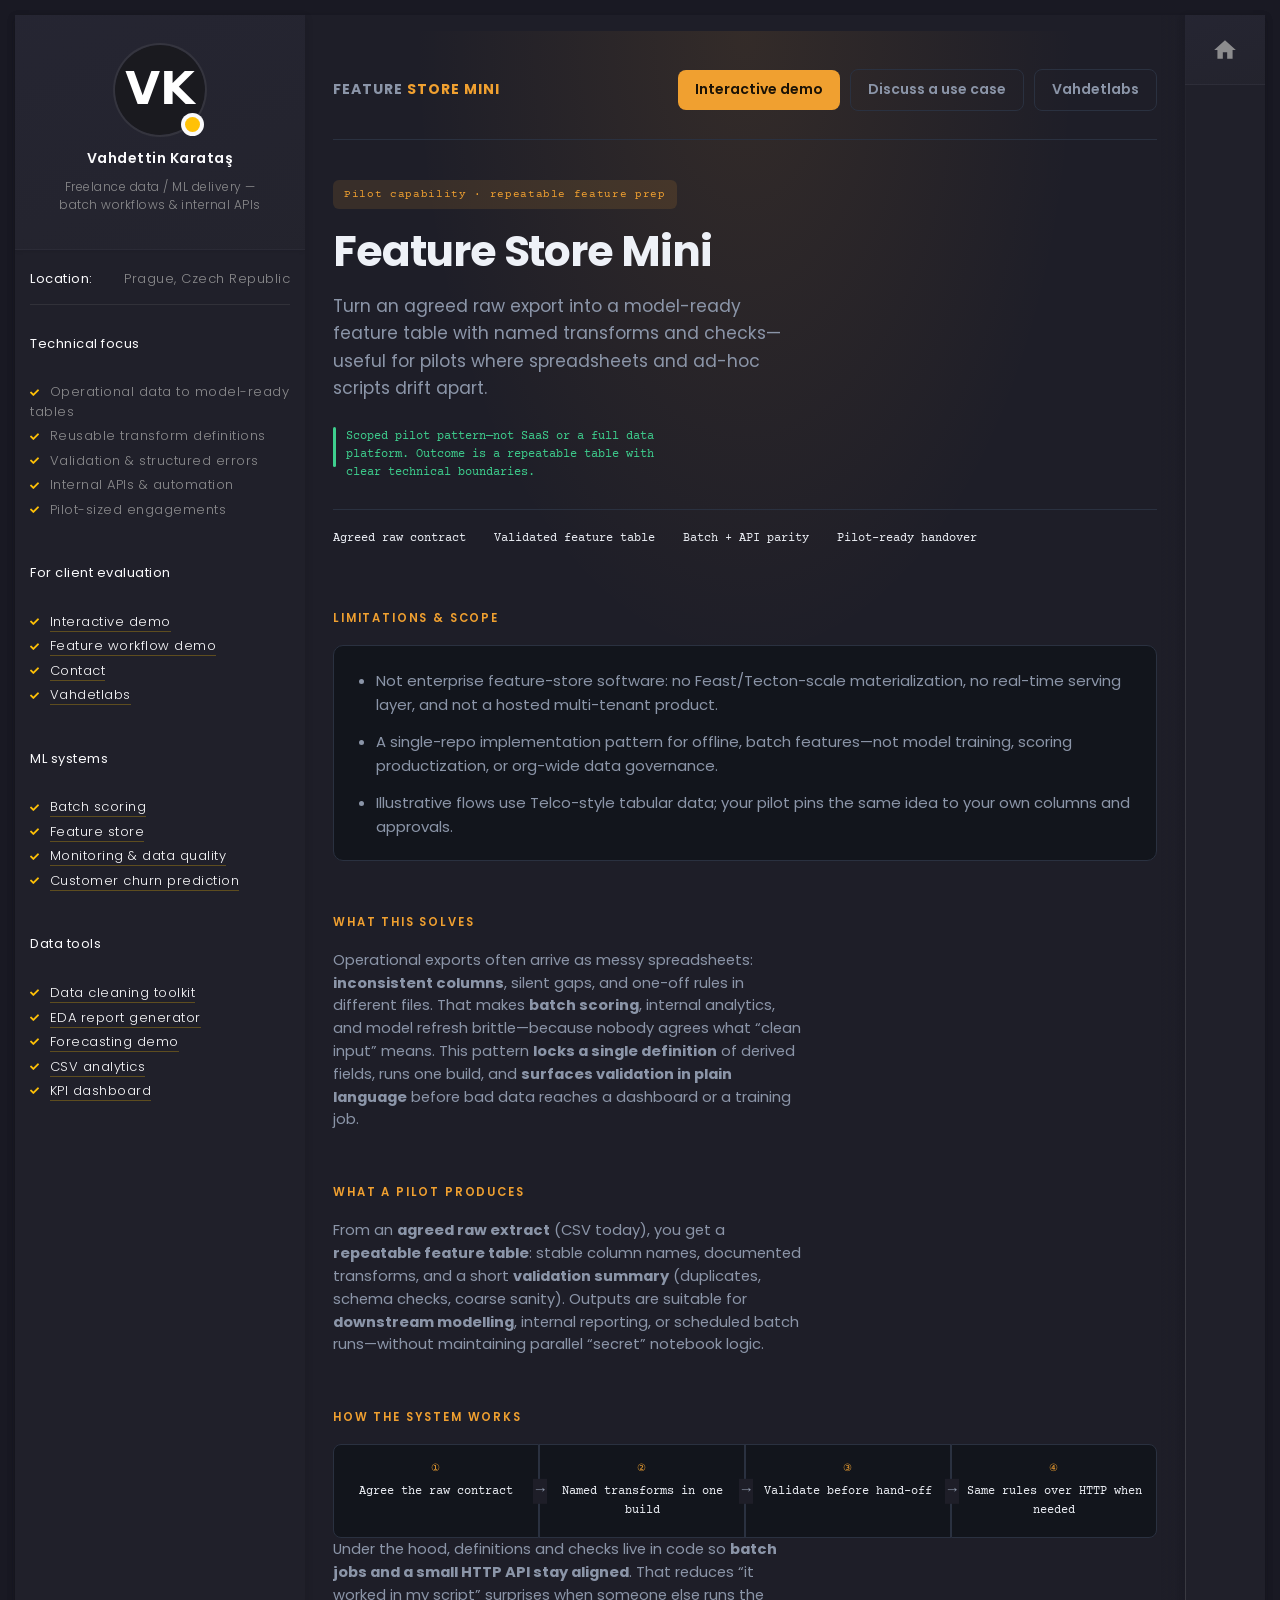
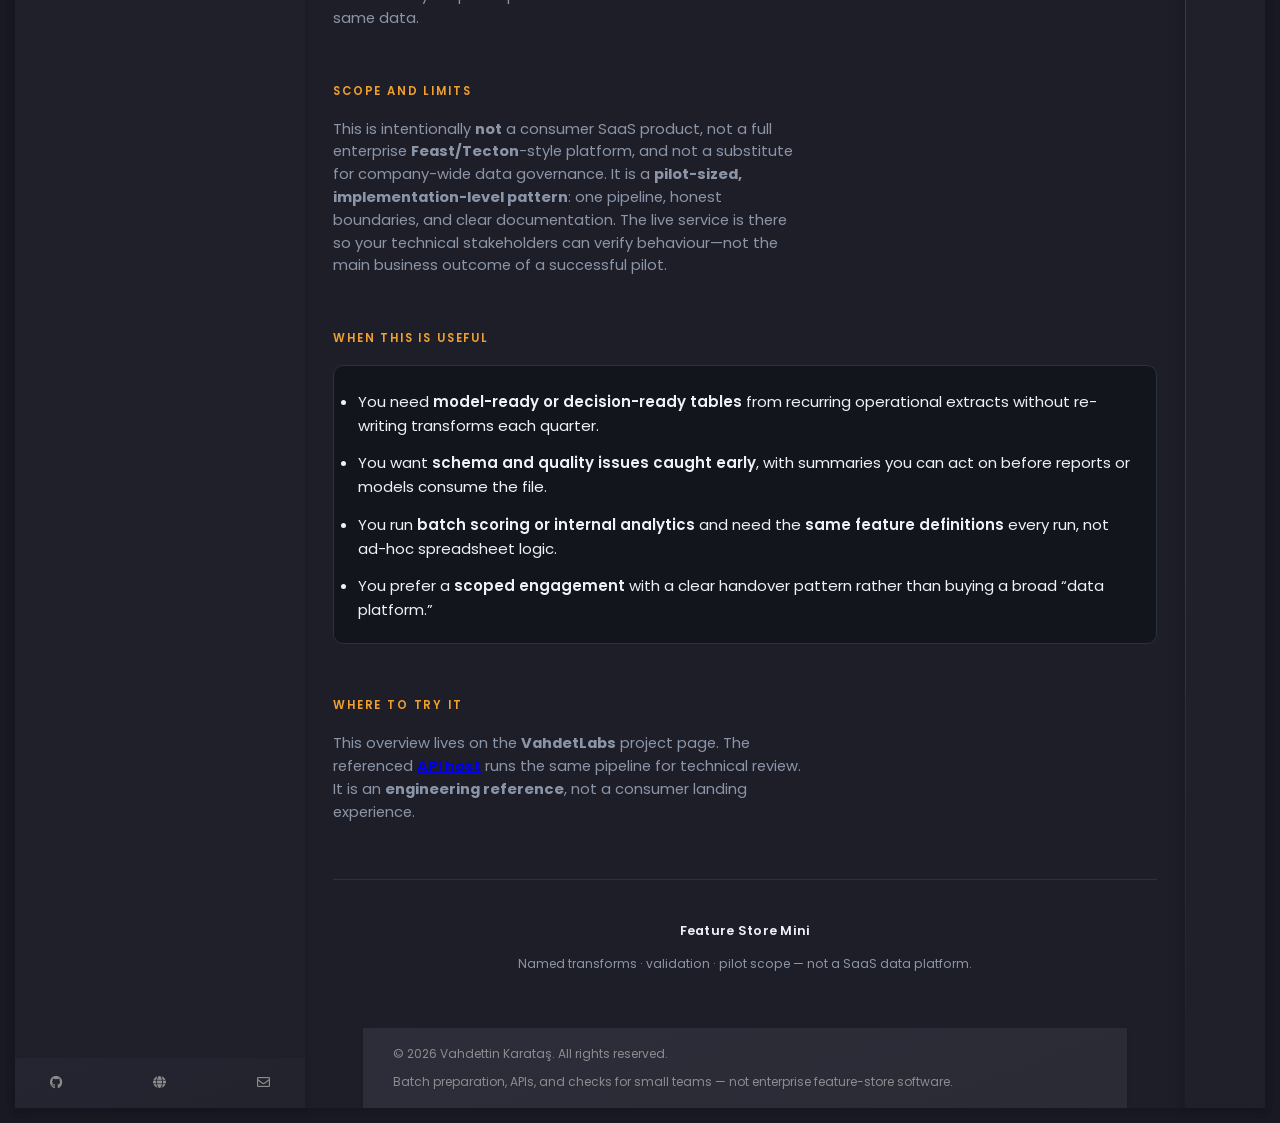
<file: layout-shell-commercial/index.html>
<!DOCTYPE html>
<html lang="en">
<head>
  <meta charset="UTF-8">
  <meta name="viewport" content="width=device-width, initial-scale=1">
  <meta name="description" content="Pilot-sized pattern: turn agreed operational exports into validated, model-ready feature tables with one build path—honest scope, no enterprise feature-store claims.">
  <meta name="theme-color" content="#191923">
  <title>Feature Store Mini — pilot feature-prep pattern</title>
  <link rel="icon" href="favicon.svg" type="image/svg+xml">
  <link rel="shortcut icon" href="favicon.svg" type="image/svg+xml">
  <link rel="preconnect" href="https://fonts.googleapis.com">
  <link rel="preconnect" href="https://fonts.gstatic.com" crossorigin>
  <link href="https://fonts.googleapis.com/css2?family=Courier+Prime:ital,wght@0,400;0,700;1,400&family=Poppins:wght@200;300;400;600;700&display=swap" rel="stylesheet">
  <link rel="stylesheet" href="https://cdnjs.cloudflare.com/ajax/libs/font-awesome/5.15.4/css/all.min.css" crossorigin="anonymous" referrerpolicy="no-referrer">
  <link rel="stylesheet" href="shell.css?v=20260627001141">
  <link rel="stylesheet" href="demo-content.css?v=20260627001141">
  
</head>
<body>
  <div class="shell-outer">
    <div class="shell-card">
      <div class="art-info-bar">
        <div class="art-info-bar-frame">
          <div class="art-info-bar-header">
            <button type="button" class="art-info-bar-btn" aria-label="Toggle info" aria-expanded="false">
              <i class="fas fa-ellipsis-v" aria-hidden="true"></i>
            </button>
          </div>

          <div class="art-header">
            <div class="art-avatar">
              <a href="https://vahdetlabs.com/" class="art-avatar-curtain">
                <img src="favicon.svg" alt="Vahdettin Karataş" width="90" height="90">
                <i class="fas fa-expand" aria-hidden="true"></i>
              </a>
              <div class="art-lamp-light">
                <div class="art-available-lamp"></div>
              </div>
            </div>
            <h5 class="art-name mb-10"><a href="https://vahdetlabs.com/">Vahdettin Karataş</a></h5>
            <div class="art-sm-text">Freelance data / ML delivery — batch workflows &amp; internal APIs</div>
            
          </div>

          <div id="scrollbar2" class="art-scroll-frame">
            <div class="art-table p-15-15">
              <ul>
                <li><h6>Location:</h6><span>Prague, Czech Republic</span></li>
              </ul>
            </div>

            <div class="art-ls-divider"></div>

            <div class="art-knowledge-block p-30-15">
              <h6 class="mb-15">Technical focus</h6>
              <ul class="art-knowledge-list p-15-0">
                <li>Operational data to model-ready tables</li>
<li>Reusable transform definitions</li>
<li>Validation &amp; structured errors</li>
<li>Internal APIs &amp; automation</li>
<li>Pilot-sized engagements</li>
              </ul>
            </div>

            <div class="art-knowledge-block p-30-15">
              <h6 class="mb-15">For client evaluation</h6>
              <ul class="art-knowledge-list p-15-0">
                <li><a href="portfolio-demo.html">Interactive demo</a></li>
<li><a href="https://features.vahdetlabs.com/" target="_blank" rel="noopener noreferrer">Feature workflow demo</a></li>
<li><a href="https://vahdetlabs.com/contact" target="_blank" rel="noopener noreferrer">Contact</a></li>
<li><a href="https://vahdetlabs.com/" target="_blank" rel="noopener noreferrer">Vahdetlabs</a></li>
              </ul>
            </div>

            <div class="art-knowledge-block p-30-15"><h6 class="mb-15">ML systems</h6><ul class="art-knowledge-list p-15-0"><li><a href="https://batch-scoring.vahdetlabs.com/" target="_blank" rel="noopener noreferrer">Batch scoring</a></li>
<li><a href="https://feature-store.vahdetlabs.com/" target="_blank" rel="noopener noreferrer">Feature store</a></li>
<li><a href="https://monitoring.vahdetlabs.com/" target="_blank" rel="noopener noreferrer">Monitoring &amp; data quality</a></li>
<li><a href="https://churn.vahdetlabs.com/" target="_blank" rel="noopener noreferrer">Customer churn prediction</a></li></ul></div><div class="art-knowledge-block p-30-15"><h6 class="mb-15">Data tools</h6><ul class="art-knowledge-list p-15-0"><li><a href="https://data-cleaning.vahdetlabs.com/" target="_blank" rel="noopener noreferrer">Data cleaning toolkit</a></li>
<li><a href="https://eda-report.vahdetlabs.com/" target="_blank" rel="noopener noreferrer">EDA report generator</a></li>
<li><a href="https://forecasting.vahdetlabs.com/" target="_blank" rel="noopener noreferrer">Forecasting demo</a></li>
<li><a href="https://ai-analysis.vahdetlabs.com/" target="_blank" rel="noopener noreferrer">CSV analytics</a></li>
<li><a href="https://kpi-dashboard.vahdetlabs.com/" target="_blank" rel="noopener noreferrer">KPI dashboard</a></li></ul></div>
          </div>

          <div class="art-ls-social">
            <a href="https://github.com/vahdetkaratas" target="_blank" rel="noopener noreferrer" title="GitHub" aria-label="GitHub"><i class="fab fa-github" aria-hidden="true"></i></a>
<a href="https://vahdetlabs.com/" target="_blank" rel="noopener noreferrer" title="Vahdetlabs" aria-label="Vahdetlabs"><i class="fas fa-globe" aria-hidden="true"></i></a>
<a href="https://vahdetlabs.com/contact" target="_blank" rel="noopener noreferrer" title="Contact" aria-label="Contact"><i class="far fa-envelope" aria-hidden="true"></i></a>
          </div>
        </div>
      </div>

      <div class="shell-main-wrap" id="shellMainWrap">
        <div class="shell-mobile-curtain" id="shellMobileCurtain" aria-hidden="true"></div>
        <div class="shell-main">
          <main class="shell-scroll" id="shellScroll">
            <div class="shell-content" id="projectContent">
              <div class="batch-page">
                <a class="skip" href="#main">Skip to content</a>

                <div class="wrap">
                  <header>
                    <div class="logo" id="top">Feature <span>store mini</span></div>
                    <div class="batch-header-tools">
                      
                      <div class="nav-actions">
                        <a class="btn btn-primary" href="portfolio-demo.html">Interactive demo</a>
<a class="btn btn-ghost" href="https://vahdetlabs.com/contact" target="_blank" rel="noopener noreferrer">Discuss a use case</a>
<a class="btn btn-ghost" href="https://vahdetlabs.com/" target="_blank" rel="noopener noreferrer">Vahdetlabs</a>
                      </div>
                    </div>
                  </header>

                  <div id="main">
                                        <section class="hero">
                      <span class="hero-badge">Pilot capability · repeatable feature prep</span>
                      <h1>Feature Store Mini</h1>
                      <p class="hero-lead">Turn an agreed raw export into a model-ready feature table with named transforms and checks—useful for pilots where spreadsheets and ad-hoc scripts drift apart.</p>
                      <p class="hero-note">Scoped pilot pattern—not SaaS or a full data platform. Outcome is a repeatable table with clear technical boundaries.</p>
                      <div class="metrics" aria-label="Project facts">
                        <div><span>Agreed raw contract</span></div>
<div><span>Validated feature table</span></div>
<div><span>Batch + API parity</span></div>
<div><span>Pilot-ready handover</span></div>
                      </div>
                    </section>

                    <section id="scope" aria-labelledby="h-scope"><h2 id="h-scope">Limitations &amp; scope</h2><div class="pitch"><ul><li>Not enterprise feature-store software: no Feast/Tecton-scale materialization, no real-time serving layer, and not a hosted multi-tenant product.</li>
<li>A single-repo implementation pattern for offline, batch features—not model training, scoring productization, or org-wide data governance.</li>
<li>Illustrative flows use Telco-style tabular data; your pilot pins the same idea to your own columns and approvals.</li></ul></div></section>


                    <section class="proj-section" id="solves">
  <h2>What this solves</h2>
  <p class="proj-section-intro">
    Operational exports often arrive as messy spreadsheets: <strong>inconsistent columns</strong>, silent gaps, and one-off rules in different files. That makes <strong>batch scoring</strong>, internal analytics, and model refresh brittle—because nobody agrees what “clean input” means. This pattern <strong>locks a single definition</strong> of derived fields, runs one build, and <strong>surfaces validation in plain language</strong> before bad data reaches a dashboard or a training job.
  </p>
</section>

<section class="proj-section" id="pilot-produces">
  <h2>What a pilot produces</h2>
  <p class="proj-section-intro">
    From an <strong>agreed raw extract</strong> (CSV today), you get a <strong>repeatable feature table</strong>: stable column names, documented transforms, and a short <strong>validation summary</strong> (duplicates, schema checks, coarse sanity). Outputs are suitable for <strong>downstream modelling</strong>, internal reporting, or scheduled batch runs—without maintaining parallel “secret” notebook logic.
  </p>
</section>

<section class="proj-section" id="how-it-works">
  <h2>How the system works</h2>
  <div class="pipeline-wrap">
    <div class="pipeline" role="list">
      <div class="pipe-step" role="listitem">
        <span class="step-label">①</span>
        <span class="step-name">Agree the raw contract</span>
      </div>
      <div class="pipe-step" role="listitem">
        <span class="step-label">②</span>
        <span class="step-name">Named transforms in one build</span>
      </div>
      <div class="pipe-step" role="listitem">
        <span class="step-label">③</span>
        <span class="step-name">Validate before hand-off</span>
      </div>
      <div class="pipe-step" role="listitem">
        <span class="step-label">④</span>
        <span class="step-name">Same rules over HTTP when needed</span>
      </div>
    </div>
  </div>
  <p class="proj-section-intro">
    Under the hood, definitions and checks live in code so <strong>batch jobs and a small HTTP API stay aligned</strong>. That reduces “it worked in my script” surprises when someone else runs the same data.
  </p>
</section>

<section class="proj-section" id="scope-limits">
  <h2>Scope and limits</h2>
  <p class="proj-section-intro">
    This is intentionally <strong>not</strong> a consumer SaaS product, not a full enterprise <strong>Feast/Tecton</strong>-style platform, and not a substitute for company-wide data governance. It is a <strong>pilot-sized, implementation-level pattern</strong>: one pipeline, honest boundaries, and clear documentation. The live service is there so your technical stakeholders can verify behaviour—not the main business outcome of a successful pilot.
  </p>
</section>

<section class="proj-section" id="when-useful">
  <h2>When this is useful</h2>
  <ul class="pitch">
    <li>You need <strong>model-ready or decision-ready tables</strong> from recurring operational extracts without re-writing transforms each quarter.</li>
    <li>You want <strong>schema and quality issues caught early</strong>, with summaries you can act on before reports or models consume the file.</li>
    <li>You run <strong>batch scoring or internal analytics</strong> and need the <strong>same feature definitions</strong> every run, not ad-hoc spreadsheet logic.</li>
    <li>You prefer a <strong>scoped engagement</strong> with a clear handover pattern rather than buying a broad “data platform.”</li>
  </ul>
</section>

<section class="proj-section" id="deployment">
  <h2>Where to try it</h2>
  <p class="proj-section-intro">
    This overview lives on the <strong>VahdetLabs</strong> project page. The referenced <strong><a href="https://features.vahdetlabs.com/" target="_blank" rel="noopener noreferrer">API host</a></strong> runs the same pipeline for technical review. It is an <strong>engineering reference</strong>, not a consumer landing experience.
  </p>
</section>

                  </div>

                  <footer class="batch-project-footer">
                    <p class="name">Feature Store Mini</p>
                    <p style="margin:0.35rem 0 0;font-size:0.76rem;">Named transforms · validation · pilot scope — not a SaaS data platform.</p>
                  </footer>
                </div>
              </div>
            </div>

            <div class="container-fluid p-30-0">
              <footer class="footer">
                <div class="art-copy">© <span id="shellYear"></span> Vahdettin Karataş. All rights reserved.</div>
                <div class="footer-developer">Batch preparation, APIs, and checks for small teams — not enterprise feature-store software.</div>
              </footer>
            </div>
          </main>
        </div>

        <aside class="shell-rail" aria-label="VahdetLabs">
          <div class="shell-rail-header">
            <a class="shell-rail-home" href="https://vahdetlabs.com/" id="shellHomeLink" title="VahdetLabs home" aria-label="VahdetLabs home">
              <svg viewBox="0 0 24 24" aria-hidden="true" class="shell-rail-home-icon">
                <path fill="currentColor" d="M10 20v-6h4v6h5v-8h3L12 3 2 12h3v8h5z"/>
              </svg>
            </a>
          </div>
          <div class="shell-rail-spacer" aria-hidden="true"></div>
        </aside>
      </div>
    </div>
  </div>

  <script src="shell.js?v=20260627001141"></script>
</body>
</html>
</file>
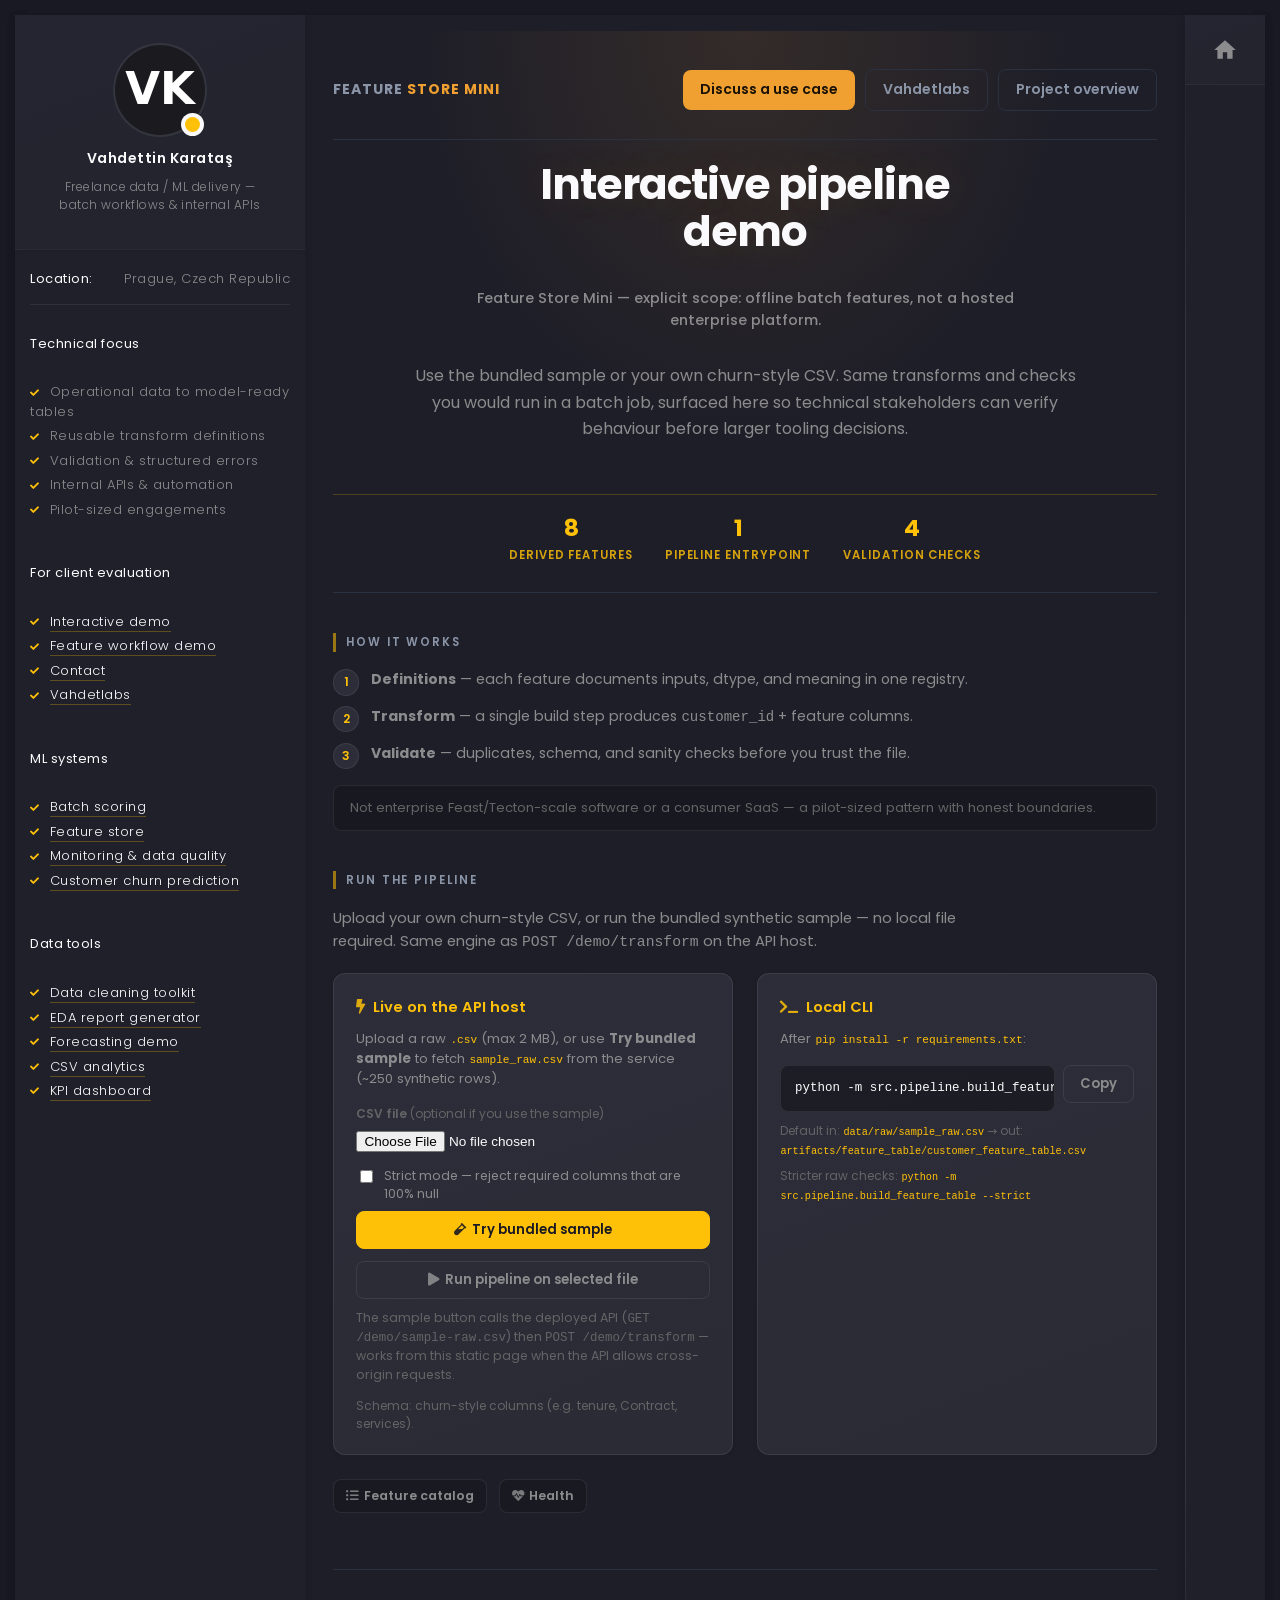
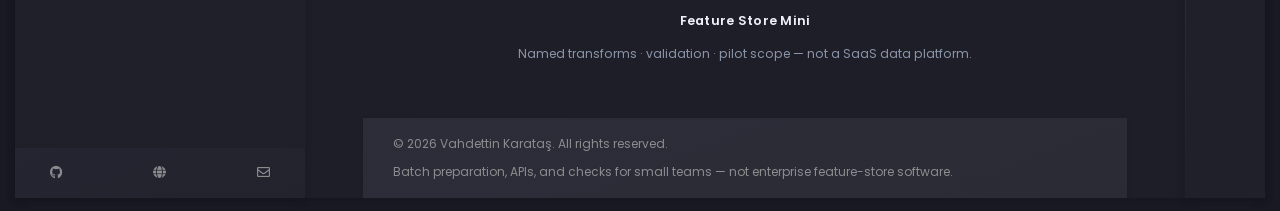
<file: layout-shell-commercial/portfolio-demo.html>
<!DOCTYPE html>
<html lang="en">
<head>
  <meta charset="UTF-8">
  <meta name="viewport" content="width=device-width, initial-scale=1">
  <meta name="description" content="Pilot CSV → feature table on the live API; same transforms as in-repo batch and HTTP contracts.">
  <meta name="theme-color" content="#191923">
  <title>Feature Store Mini — try the pipeline</title>
  <link rel="icon" href="favicon.svg" type="image/svg+xml">
  <link rel="shortcut icon" href="favicon.svg" type="image/svg+xml">
  <link rel="preconnect" href="https://fonts.googleapis.com">
  <link rel="preconnect" href="https://fonts.gstatic.com" crossorigin>
  <link href="https://fonts.googleapis.com/css2?family=Courier+Prime:ital,wght@0,400;0,700;1,400&family=Poppins:wght@200;300;400;600;700&display=swap" rel="stylesheet">
  <link rel="stylesheet" href="https://cdnjs.cloudflare.com/ajax/libs/font-awesome/5.15.4/css/all.min.css" crossorigin="anonymous" referrerpolicy="no-referrer">
  <link rel="stylesheet" href="shell.css?v=20260627001141">
  <link rel="stylesheet" href="demo-content.css?v=20260627001141">
  <meta name="fs-api-origin" content="https://features.vahdetlabs.com">
  <link rel="stylesheet" href="fs-portfolio-demo.css?v=20260627001141">
</head>
<body>
  <div class="shell-outer">
    <div class="shell-card">
      <div class="art-info-bar">
        <div class="art-info-bar-frame">
          <div class="art-info-bar-header">
            <button type="button" class="art-info-bar-btn" aria-label="Toggle info" aria-expanded="false">
              <i class="fas fa-ellipsis-v" aria-hidden="true"></i>
            </button>
          </div>

          <div class="art-header">
            <div class="art-avatar">
              <a href="https://vahdetlabs.com/" class="art-avatar-curtain">
                <img src="favicon.svg" alt="Vahdettin Karataş" width="90" height="90">
                <i class="fas fa-expand" aria-hidden="true"></i>
              </a>
              <div class="art-lamp-light">
                <div class="art-available-lamp"></div>
              </div>
            </div>
            <h5 class="art-name mb-10"><a href="https://vahdetlabs.com/">Vahdettin Karataş</a></h5>
            <div class="art-sm-text">Freelance data / ML delivery — batch workflows &amp; internal APIs</div>
            
          </div>

          <div id="scrollbar2" class="art-scroll-frame">
            <div class="art-table p-15-15">
              <ul>
                <li><h6>Location:</h6><span>Prague, Czech Republic</span></li>
              </ul>
            </div>

            <div class="art-ls-divider"></div>

            <div class="art-knowledge-block p-30-15">
              <h6 class="mb-15">Technical focus</h6>
              <ul class="art-knowledge-list p-15-0">
                <li>Operational data to model-ready tables</li>
<li>Reusable transform definitions</li>
<li>Validation &amp; structured errors</li>
<li>Internal APIs &amp; automation</li>
<li>Pilot-sized engagements</li>
              </ul>
            </div>

            <div class="art-knowledge-block p-30-15">
              <h6 class="mb-15">For client evaluation</h6>
              <ul class="art-knowledge-list p-15-0">
                <li><a href="portfolio-demo.html">Interactive demo</a></li>
<li><a href="https://features.vahdetlabs.com/" target="_blank" rel="noopener noreferrer">Feature workflow demo</a></li>
<li><a href="https://vahdetlabs.com/contact" target="_blank" rel="noopener noreferrer">Contact</a></li>
<li><a href="https://vahdetlabs.com/" target="_blank" rel="noopener noreferrer">Vahdetlabs</a></li>
              </ul>
            </div>

            <div class="art-knowledge-block p-30-15"><h6 class="mb-15">ML systems</h6><ul class="art-knowledge-list p-15-0"><li><a href="https://batch-scoring.vahdetlabs.com/" target="_blank" rel="noopener noreferrer">Batch scoring</a></li>
<li><a href="https://feature-store.vahdetlabs.com/" target="_blank" rel="noopener noreferrer">Feature store</a></li>
<li><a href="https://monitoring.vahdetlabs.com/" target="_blank" rel="noopener noreferrer">Monitoring &amp; data quality</a></li>
<li><a href="https://churn.vahdetlabs.com/" target="_blank" rel="noopener noreferrer">Customer churn prediction</a></li></ul></div><div class="art-knowledge-block p-30-15"><h6 class="mb-15">Data tools</h6><ul class="art-knowledge-list p-15-0"><li><a href="https://data-cleaning.vahdetlabs.com/" target="_blank" rel="noopener noreferrer">Data cleaning toolkit</a></li>
<li><a href="https://eda-report.vahdetlabs.com/" target="_blank" rel="noopener noreferrer">EDA report generator</a></li>
<li><a href="https://forecasting.vahdetlabs.com/" target="_blank" rel="noopener noreferrer">Forecasting demo</a></li>
<li><a href="https://ai-analysis.vahdetlabs.com/" target="_blank" rel="noopener noreferrer">CSV analytics</a></li>
<li><a href="https://kpi-dashboard.vahdetlabs.com/" target="_blank" rel="noopener noreferrer">KPI dashboard</a></li></ul></div>
          </div>

          <div class="art-ls-social">
            <a href="https://github.com/vahdetkaratas" target="_blank" rel="noopener noreferrer" title="GitHub" aria-label="GitHub"><i class="fab fa-github" aria-hidden="true"></i></a>
<a href="https://vahdetlabs.com/" target="_blank" rel="noopener noreferrer" title="Vahdetlabs" aria-label="Vahdetlabs"><i class="fas fa-globe" aria-hidden="true"></i></a>
<a href="https://vahdetlabs.com/contact" target="_blank" rel="noopener noreferrer" title="Contact" aria-label="Contact"><i class="far fa-envelope" aria-hidden="true"></i></a>
          </div>
        </div>
      </div>

      <div class="shell-main-wrap" id="shellMainWrap">
        <div class="shell-mobile-curtain" id="shellMobileCurtain" aria-hidden="true"></div>
        <div class="shell-main">
          <main class="shell-scroll" id="shellScroll">
            <div class="shell-content" id="projectContent">
              <div class="batch-page">
                <a class="skip" href="#main">Skip to content</a>

                <div class="wrap">
                  <header>
                    <div class="logo" id="top">Feature <span>store mini</span></div>
                    <div class="batch-header-tools">
                      
                      <div class="nav-actions">
                        <a class="btn btn-primary" href="https://vahdetlabs.com/contact" target="_blank" rel="noopener noreferrer">Discuss a use case</a>
<a class="btn btn-ghost" href="https://vahdetlabs.com/" target="_blank" rel="noopener noreferrer">Vahdetlabs</a>
<a class="btn btn-ghost" href="index.html">Project overview</a>
                      </div>
                    </div>
                  </header>

                  <div id="main">
                    

                    <article class="fs-deck">
  <header class="fs-hero fs-hero--centered">
    <h1 class="fs-title">Interactive pipeline demo</h1>
    <p class="fs-hero-context">Feature Store Mini — explicit scope: offline batch features, not a hosted enterprise platform.</p>
    <p class="fs-subtitle fs-subtitle--centered">
      Use the bundled sample or your own churn-style CSV. Same transforms and checks you would run in a batch job, surfaced here so technical stakeholders can verify behaviour before larger tooling decisions.
    </p>
    <ul class="fs-stats" aria-label="Project highlights">
      <li><strong>8</strong><span>derived features</span></li>
      <li><strong>1</strong><span>pipeline entrypoint</span></li>
      <li><strong>4</strong><span>validation checks</span></li>
    </ul>
  </header>

  <section class="fs-section" aria-labelledby="fs-fit-heading">
    <h2 id="fs-fit-heading" class="fs-section-title">How it works</h2>
    <ol class="fs-flow">
      <li>
        <span class="fs-flow-step" aria-hidden="true">1</span>
        <span><strong>Definitions</strong> — each feature documents inputs, dtype, and meaning in one registry.</span>
      </li>
      <li>
        <span class="fs-flow-step" aria-hidden="true">2</span>
        <span><strong>Transform</strong> — a single build step produces <code>customer_id</code> + feature columns.</span>
      </li>
      <li>
        <span class="fs-flow-step" aria-hidden="true">3</span>
        <span><strong>Validate</strong> — duplicates, schema, and sanity checks before you trust the file.</span>
      </li>
    </ol>
    <p class="fs-scope-note">Not enterprise Feast/Tecton-scale software or a consumer SaaS — a pilot-sized pattern with honest boundaries.</p>
  </section>

  <section class="fs-section" aria-labelledby="fs-run-heading">
    <h2 id="fs-run-heading" class="fs-section-title">Run the pipeline</h2>
    <p class="fs-section-lead">Upload your own churn-style CSV, or run the bundled synthetic sample — no local file required. Same engine as <code>POST /demo/transform</code> on the API host.</p>

    <div class="fs-run-grid">
      <div class="fs-run-card fs-run-card--live">
        <h3 class="fs-run-card-title"><i class="fas fa-bolt" aria-hidden="true"></i> Live on the API host</h3>
        <p class="fs-run-card-lead">Upload a raw <code>.csv</code> (max 2&nbsp;MB), or use <strong>Try bundled sample</strong> to fetch <code>sample_raw.csv</code> from the service (~250 synthetic rows).</p>
        <form id="fs-form" class="fs-form-compact" aria-label="Run pipeline on CSV">
          <div class="fs-form-row">
            <label class="fs-file-label" for="fs-file">CSV file <span class="fs-optional">(optional if you use the sample)</span></label>
            <input type="file" id="fs-file" name="file" accept=".csv,text/csv" class="fs-file-input">
          </div>
          <div class="fs-form-row fs-form-row--tight">
            <label class="fs-check-label"><input type="checkbox" id="fs-strict" name="strict"> Strict mode — reject required columns that are 100% null</label>
          </div>
          <div class="fs-form-actions fs-form-actions--stacked">
            <button type="button" class="fs-btn fs-btn--primary fs-btn--wide" id="fs-sample-btn"><i class="fas fa-vial" aria-hidden="true"></i> Try bundled sample</button>
            <button type="submit" class="fs-btn fs-btn--ghost fs-btn--wide" id="fs-submit"><i class="fas fa-play" aria-hidden="true"></i> Run pipeline on selected file</button>
          </div>
          <p class="fs-sample-hint">The sample button calls the deployed API (<code>GET /demo/sample-raw.csv</code>) then <code>POST /demo/transform</code> — works from this static page when the API allows cross-origin requests.</p>
          <p class="fs-muted">Schema: churn-style columns (e.g. tenure, Contract, services).</p>
        </form>
      </div>

      <div class="fs-run-card fs-run-card--cli">
        <h3 class="fs-run-card-title"><i class="fas fa-terminal" aria-hidden="true"></i> Local CLI</h3>
        <p class="fs-run-card-lead">After <code>pip install -r requirements.txt</code>:</p>
        <div class="fs-cli-block">
          <pre class="fs-cli" id="fs-cli-default"><code>python -m src.pipeline.build_feature_table</code></pre>
          <button type="button" class="fs-btn fs-btn--ghost" id="fs-copy-cli" aria-label="Copy CLI command">Copy</button>
        </div>
        <p class="fs-cli-meta">Default in: <code>data/raw/sample_raw.csv</code> → out: <code>artifacts/feature_table/customer_feature_table.csv</code></p>
        <p class="fs-cli-meta">Stricter raw checks: <code>python -m src.pipeline.build_feature_table --strict</code></p>
      </div>
    </div>

    <nav class="fs-quick-links" aria-label="Live service checks">
      <a href="https://features.vahdetlabs.com/features" class="fs-quick-link"><i class="fas fa-list-ul" aria-hidden="true"></i> Feature catalog</a>
      <a href="https://features.vahdetlabs.com/health" class="fs-quick-link"><i class="fas fa-heartbeat" aria-hidden="true"></i> Health</a>
    </nav>
  </section>
</article>

<div id="fs-error" class="fs-error fs-hidden" role="alert"></div>

<div id="fs-result" class="fs-results fs-hidden">
  <h2 class="fs-section-title fs-results-title">Results</h2>
  <p class="fs-results-hint">JSON summaries below; preview is the first rows of the built feature table.</p>
  <div class="fs-panel">
    <h3 class="fs-panel-title">Meta</h3>
    <pre id="fs-meta" class="fs-pre"></pre>
  </div>
  <div class="fs-panel">
    <h3 class="fs-panel-title">Input summary</h3>
    <pre id="fs-input" class="fs-pre"></pre>
  </div>
  <div class="fs-panel">
    <h3 class="fs-panel-title">Output summary</h3>
    <pre id="fs-output" class="fs-pre"></pre>
  </div>
  <div class="fs-panel">
    <h3 class="fs-panel-title">Validation <span id="fs-val-badge"></span></h3>
    <pre id="fs-validation-summary" class="fs-pre"></pre>
  </div>
  <div class="fs-panel">
    <h3 class="fs-panel-title">Feature columns</h3>
    <pre id="fs-feature-cols" class="fs-pre"></pre>
  </div>
  <div class="fs-panel">
    <h3 class="fs-panel-title">Preview rows</h3>
    <p class="fs-panel-caption" id="fs-preview-caption" aria-live="polite"></p>
    <div id="fs-preview-table" class="fs-table-wrap" role="region" aria-label="Feature table preview"></div>
  </div>
</div>

                  </div>

                  <footer class="batch-project-footer">
                    <p class="name">Feature Store Mini</p>
                    <p style="margin:0.35rem 0 0;font-size:0.76rem;">Named transforms · validation · pilot scope — not a SaaS data platform.</p>
                  </footer>
                </div>
              </div>
            </div>

            <div class="container-fluid p-30-0">
              <footer class="footer">
                <div class="art-copy">© <span id="shellYear"></span> Vahdettin Karataş. All rights reserved.</div>
                <div class="footer-developer">Batch preparation, APIs, and checks for small teams — not enterprise feature-store software.</div>
              </footer>
            </div>
          </main>
        </div>

        <aside class="shell-rail" aria-label="VahdetLabs">
          <div class="shell-rail-header">
            <a class="shell-rail-home" href="https://vahdetlabs.com/" id="shellHomeLink" title="VahdetLabs home" aria-label="VahdetLabs home">
              <svg viewBox="0 0 24 24" aria-hidden="true" class="shell-rail-home-icon">
                <path fill="currentColor" d="M10 20v-6h4v6h5v-8h3L12 3 2 12h3v8h5z"/>
              </svg>
            </a>
          </div>
          <div class="shell-rail-spacer" aria-hidden="true"></div>
        </aside>
      </div>
    </div>
  </div>

  <script src="shell.js?v=20260627001141"></script>
</body>
</html>
</file>
<file: layout-shell-commercial/shell.css>
/**
 * layout-shell — info bar transcribed from:
 *   _config.scss (tokens), _info-bar.scss, _common.scss (art-table, utilities),
 *   _markup.scss (.art-info-bar / .art-scroll-frame), _enhancements.scss (info bar tweaks)
 */
:root {
  --main-color: #ffc107;
  --text-neon: 0 0 3px rgba(250, 250, 252, 0.4);
  --info-bar-1: rgb(32, 32, 42);
  --info-bar-2-a: rgb(37, 37, 50);
  --info-bar-2-b: rgb(35, 35, 45);
  --content-bg: rgb(30, 30, 40);
  --deep: rgb(25, 25, 35);
  --card-a: rgb(45, 45, 58);
  --card-b: rgb(43, 43, 53);
  --card-s-light: linear-gradient(159deg, rgba(45, 45, 58, 0.88) 0%, rgba(43, 43, 53, 0.88) 100%);
  --text-1: rgb(250, 250, 252);
  --text-2: rgb(140, 140, 142);
  --text-3: rgb(100, 100, 102);
  --border-soft: rgba(255, 255, 255, 0.08);
  --shadow-1: 0 3px 8px 0 rgba(15, 15, 20, 0.2);
  --shadow-2: 0 1px 4px 0 rgba(15, 15, 20, 0.1);
  --tr-sm: 0.2s ease-out;
  --tr-md: 0.4s ease-in-out;
  --rail-width: 80px;
}

* {
  box-sizing: border-box;
}

html,
body {
  margin: 0;
  min-height: 100%;
}

/* Shell outer = .art-app padding */
.shell-outer {
  padding: 15px;
  min-height: 100vh;
  overflow-x: hidden;
  font-family: "Poppins", var(--font-primary, sans-serif);
  background: var(--deep);
  color: var(--text-2);
  font-size: 13px;
  font-weight: 300;
  letter-spacing: 0.5px;
  -webkit-font-smoothing: subpixel-antialiased;
}

.shell-outer * {
  scrollbar-width: none;
}
.shell-outer *::-webkit-scrollbar {
  display: none;
}

.shell-card {
  max-width: 1440px;
  margin: 0 auto;
  background: var(--content-bg);
  box-shadow: var(--shadow-1);
  min-height: calc(100vh - 30px);
  display: flex;
  flex-wrap: nowrap;
  align-items: stretch;
  position: relative;
}

/* ========== INFO BAR (_info-bar.scss + _markup.scss) ========== */
/* No horizontal padding here — only .art-info-bar-frame has 0 15px (_markup).
   Adding both caused “box in box” (30px total inset vs original single gutter). */
/* Typography matches _common.scss body + info-bar text rhythm */
.art-info-bar {
  background: var(--info-bar-1);
  width: 290px;
  min-width: 290px;
  max-width: 290px;
  height: calc(100vh - 30px);
  position: relative;
  z-index: 999;
  box-shadow: var(--shadow-1);
  transition: 0.55s ease-in-out;
  box-sizing: border-box;
  overflow-x: hidden;
  font-size: 13px;
  font-weight: 300;
  letter-spacing: 0.5px;
  line-height: 1.5;
  -webkit-font-smoothing: subpixel-antialiased;
}

.art-info-bar .art-info-bar-frame {
  padding: 0 15px;
  position: relative;
  height: 100%;
  box-sizing: border-box;
}

/* Mobile header — hidden on desktop (_markup.scss) */
.art-info-bar .art-info-bar-header {
  width: 100%;
  height: 70px;
  justify-content: flex-start;
  align-items: center;
  position: absolute;
  left: 0;
  top: 0;
  z-index: 999999999999;
  display: none;
  box-sizing: border-box;
}

.art-info-bar .art-info-bar-btn {
  margin-left: auto;
  pointer-events: all;
  font-size: 14px;
  padding: 30px;
  background: none;
  border: none;
  font: inherit;
  cursor: pointer;
  color: var(--text-2);
}

.art-info-bar .art-info-bar-btn:hover {
  color: var(--text-1);
}

/* Fits inside .art-info-bar-frame (single 15px gutter — no root bar padding) */
.art-info-bar .art-header {
  position: absolute;
  left: 0;
  top: 0;
  z-index: 99999;
  width: 100%;
  box-sizing: border-box;
  padding: 30px;
  height: 235px;
  background: linear-gradient(159deg, rgba(37, 37, 50, 0.98) 0%, rgba(35, 35, 45, 0.98) 100%);
  text-align: center;
  box-shadow: var(--shadow-2);
  border-bottom: 1px solid rgba(140, 140, 142, 0.06);
}

.art-info-bar .art-avatar {
  width: 90px;
  height: 90px;
  margin: 0 auto 15px;
  border-radius: 50%;
  position: relative;
}

.art-info-bar .art-avatar .art-avatar-curtain {
  position: relative;
  width: 100%;
  height: 100%;
  border-radius: 50%;
  display: flex;
  justify-content: center;
  outline: inherit;
  transition: var(--tr-sm), box-shadow 0.2s ease;
  z-index: 0;
  overflow: hidden;
  box-shadow: 0 0 0 2px rgba(140, 140, 142, 0.15);
}

.art-info-bar .art-avatar .art-avatar-curtain:hover {
  opacity: 1;
  outline: inherit;
  box-shadow: 0 0 0 2px rgba(140, 140, 142, 0.25);
}

.art-info-bar .art-avatar .art-avatar-curtain i {
  background: linear-gradient(159deg, rgba(45, 45, 58, 0.88) 0%, rgba(43, 43, 53, 0.88) 100%);
  width: 30px;
  height: 30px;
  text-align: center;
  align-self: center;
  font-weight: 700;
  font-size: 12px;
  line-height: 30px;
  color: var(--text-1);
  border-radius: 50%;
  opacity: 0;
  z-index: 1;
  transition: var(--tr-md);
}

.art-info-bar .art-avatar .art-avatar-curtain img {
  position: absolute;
  width: 100%;
  height: 100%;
  object-fit: cover;
  border-radius: 50%;
  z-index: 0;
  left: 0;
  top: 0;
}

.art-info-bar .art-avatar .art-avatar-curtain:hover i {
  opacity: 0.7;
}

.art-info-bar .art-avatar .art-avatar-curtain:hover i:hover {
  opacity: 1;
  transform: scale(1.07);
}

/* Availability lamp */
.art-info-bar .art-avatar .art-lamp-light {
  z-index: 2;
}

.art-info-bar .art-avatar .art-lamp-light::before {
  content: "";
  position: absolute;
  bottom: -1px;
  right: 1px;
  background: var(--text-1);
  height: 23px;
  width: 23px;
  border-radius: 50%;
  animation: shell-puls 1s infinite;
}

@keyframes shell-puls {
  0% {
    transform: scale(0.6);
    opacity: 1;
  }
  100% {
    transform: scale(1);
    opacity: 0;
  }
}

.art-info-bar .art-avatar .art-available-lamp {
  position: absolute;
  bottom: 3px;
  right: 5px;
  height: 15px;
  width: 15px;
  background: var(--main-color);
  border-radius: 50%;
  z-index: 0;
  transition: var(--tr-md);
  overflow: visible;
}

/* Tooltip: SCSS uses position:relative on ::after — that keeps a layout box under the text area.
   Absolute + visibility fixes the phantom “extra box” while hover still matches the site. */
.art-info-bar .art-avatar .art-available-lamp::after {
  position: absolute;
  left: 28px;
  top: -10px;
  content: "I am available for freelance hire";
  width: 115px;
  display: block;
  padding: 5px 10px;
  font-size: 12px;
  font-weight: 200;
  font-family: "Poppins", sans-serif;
  color: var(--text-2);
  box-shadow: var(--shadow-2);
  background: var(--deep);
  opacity: 0;
  visibility: hidden;
  pointer-events: none;
  transform: translateX(20px);
  transition: var(--tr-md);
  text-align: left;
  white-space: normal;
  margin: 0;
}

.art-info-bar .art-avatar .art-available-lamp::before {
  content: "";
  position: absolute;
  height: 5px;
  width: 5px;
  right: -15px;
  top: 5px;
  opacity: 0;
  background: var(--deep);
  pointer-events: none;
  transform: translateX(20px) rotate(45deg);
  transition: var(--tr-md);
  z-index: 99;
}

.art-info-bar .art-avatar .art-available-lamp:hover::after {
  opacity: 1;
  visibility: visible;
  transform: translateX(0);
}

.art-info-bar .art-avatar .art-available-lamp:hover::before {
  opacity: 1;
  transform: translateX(0) rotate(45deg);
}

/* h5.art-name.mb-10 — .margin:0 was beating .mb-10 (higher specificity); keep 10px below name */
.art-info-bar .art-name {
  color: var(--text-1);
  transition: var(--tr-md);
  font-size: 14px;
  font-weight: 600;
  line-height: 1.25;
  margin: 0 0 10px 0;
  padding: 0;
}

.art-info-bar .art-name a {
  color: var(--text-1);
  text-decoration: none;
  transition: var(--tr-md);
}

.art-info-bar .art-name:hover a {
  color: var(--main-color);
}

.art-info-bar .art-header .art-sm-text {
  font-size: 12px;
  line-height: 1.5;
  margin: 0;
  padding: 0;
}

/* Scroll / list areas still use global .art-sm-text size if needed */
.art-sm-text {
  font-size: 12px;
}

.art-muted {
  color: var(--text-3);
}

/* .mb-10 under last header line (availability) */
.art-info-bar .art-header .art-sm-text.art-muted.mb-10 {
  margin-bottom: 10px;
}

.p-15-15 {
  padding-top: 15px;
  padding-bottom: 15px;
}

.p-30-15 {
  padding-top: 30px;
  padding-bottom: 15px;
}

.p-15-0 {
  padding-top: 15px;
  padding-bottom: 0;
}

.mb-10 {
  margin-bottom: 10px;
}

.mb-15 {
  margin-bottom: 15px;
}

/* Scroll area: _markup.scss .art-info-bar-frame .art-scroll-frame .scroll-content → 240px 0 50px */
.art-info-bar #scrollbar2.art-scroll-frame {
  width: 100%;
  max-width: 100%;
  height: calc(100vh - 30px);
  overflow-x: hidden;
  overflow-y: auto;
  -webkit-overflow-scrolling: touch;
  box-sizing: border-box;
  padding: 240px 0 50px;
}

/* _common.scss .art-table */
.art-info-bar .art-table {
  color: var(--text-2);
}

.art-info-bar .art-table ul {
  padding: 0;
  margin: 0;
}

.art-info-bar .art-table ul li {
  list-style-type: none;
  display: flex;
  justify-content: space-between;
  margin-bottom: 5px;
}

.art-info-bar .art-table ul li:last-child {
  margin-bottom: 0;
}

.art-info-bar .art-table ul li h6 {
  padding-right: 20px;
  margin: 0;
  font-size: 13px;
  font-weight: 400;
  color: var(--text-1);
  line-height: 1.45;
}

.art-info-bar .art-table ul li > span:nth-child(2) {
  text-align: right;
  font-size: 13px;
  line-height: 1.45;
}

/* _common .art-ls-divider + _enhancements */
.art-ls-divider {
  background: var(--text-3);
  width: 100%;
  height: 1px;
  opacity: 0.25;
}

/* .mb-15 must win — do not use margin:0 shorthand on h6 (was overriding .mb-15) */
.art-info-bar .art-knowledge-block > h6 {
  margin: 0 0 15px 0;
  padding: 0;
  font-size: 13px;
  font-weight: 400;
  color: var(--text-1);
  line-height: 1.35;
}

/* _info-bar.scss .art-knowledge-list */
.art-info-bar .art-knowledge-list {
  padding-left: 0;
  margin: 0;
  list-style: none;
}

.art-info-bar .art-knowledge-list li {
  list-style-type: none;
  margin-bottom: 5px;
  padding: 0;
  color: var(--text-2);
  font-size: 13px;
  line-height: 1.5;
}

.art-info-bar .art-knowledge-list li:last-child {
  margin-bottom: 0;
}

.art-info-bar .art-knowledge-list li::before {
  font-family: "Font Awesome 5 Free";
  font-weight: 900;
  content: "\f00c";
  margin-right: 10px;
  font-size: 9px;
  color: var(--main-color);
  display: inline-block;
  vertical-align: 0.1em;
}

/* _info-bar .art-ls-social */
.art-info-bar .art-ls-social {
  display: flex;
  align-items: center;
  justify-content: space-between;
  padding: 0 35px;
  height: 50px;
  background: linear-gradient(159deg, rgba(37, 37, 50, 0.98) 0%, rgba(35, 35, 45, 0.98) 100%);
  position: absolute;
  bottom: 0;
  box-shadow: var(--shadow-2);
  left: 0;
  width: 100%;
  box-sizing: border-box;
  z-index: 999;
}

/* _info-bar social links: no font-size in SCSS — inherit body 13px */
.art-info-bar .art-ls-social a {
  color: var(--text-2);
  transition: var(--tr-sm);
  font-size: 13px;
  line-height: 1;
}

.art-info-bar .art-ls-social a:hover {
  text-shadow: var(--text-neon);
  color: var(--text-1);
  transform: scale(1.1);
  opacity: 1;
}

/* ========== Main column + rail (unchanged shell) ========== */
.shell-main-wrap {
  flex: 1;
  min-width: 0;
  display: flex;
  flex-wrap: nowrap;
  align-items: stretch;
  position: relative;
  min-height: calc(100vh - 30px);
}

/* Desktop: no curtain node */
.shell-mobile-curtain {
  display: none;
}

@media (min-width: 921px) {
  .shell-main-wrap::after {
    content: "";
    position: absolute;
    right: var(--rail-width);
    top: 0;
    bottom: 0;
    width: 24px;
    background: linear-gradient(90deg, transparent 0%, rgba(25, 25, 35, 0.12) 100%);
    pointer-events: none;
    z-index: 5;
  }

  /*
   * Long main content: stretch sidebar + rail with the main column; window scrolls.
   */
  .shell-card {
    align-items: stretch;
  }

  .art-info-bar {
    height: auto;
    align-self: stretch;
    min-height: calc(100vh - 30px);
  }

  .art-info-bar .art-info-bar-frame {
    display: flex;
    flex-direction: column;
    min-height: 100%;
    height: 100%;
  }

  .art-info-bar #scrollbar2.art-scroll-frame {
    height: auto;
    flex: 1 1 auto;
    min-height: 10rem;
    max-height: none;
  }

  .shell-main-wrap {
    align-items: stretch;
    min-height: calc(100vh - 30px);
  }

  .shell-main {
    flex: 1 1 auto;
    min-width: 0;
    min-height: 0;
    display: flex;
    flex-direction: column;
  }

  main.shell-scroll {
    flex: 0 0 auto;
    min-height: 0;
    overflow-x: hidden;
    overflow-y: visible;
  }

  .shell-rail {
    align-self: stretch;
    min-height: calc(100vh - 30px);
  }
}

.shell-main {
  flex: 1;
  min-width: 0;
  display: flex;
  flex-direction: column;
  background: var(--content-bg);
}

.shell-scroll {
  flex: 1;
  min-height: 0;
  overflow-y: auto;
  padding: 2rem 1.75rem 0;
  -webkit-overflow-scrolling: touch;
  color: var(--text-1);
  font-size: 15px;
  font-weight: 400;
  letter-spacing: normal;
}

.shell-content {
  max-width: 900px;
  margin: 0 auto;
  min-height: 35vh;
}

.shell-placeholder {
  margin: 0;
  padding: 2rem 1.25rem;
  border: 1px dashed var(--border-soft);
  border-radius: 4px;
  color: var(--text-3);
  font-size: 0.88rem;
  text-align: center;
  background: rgba(25, 25, 35, 0.25);
}

.container-fluid {
  overflow-x: hidden;
  padding: 0 30px;
  position: relative;
  max-width: 100%;
  box-sizing: border-box;
}

.p-30-0 {
  padding-top: 30px;
  padding-bottom: 0;
}

.footer {
  width: 100%;
  padding: 17px 30px 7px;
  display: flex;
  flex-wrap: wrap;
  justify-content: space-between;
  align-items: center;
  background: linear-gradient(159deg, var(--card-a) 0%, var(--card-b) 100%);
  box-shadow: var(--shadow-2);
  font-size: 12px;
  color: var(--text-2);
  transition: 0.55s ease-in-out;
  z-index: 9;
}

.footer > div {
  margin-bottom: 10px;
}

.footer a {
  color: inherit;
  text-decoration: none;
  transition: var(--tr-sm);
}

.footer a:hover {
  color: var(--text-1);
}

.art-copy {
  color: var(--text-2);
}

.footer-developer {
  color: var(--text-2);
  text-align: right;
}

.shell-rail {
  width: var(--rail-width);
  min-width: var(--rail-width);
  flex-shrink: 0;
  background: var(--info-bar-1);
  display: flex;
  flex-direction: column;
  box-shadow: var(--shadow-1);
  position: relative;
  z-index: 6;
}

.shell-rail::before {
  content: "";
  position: absolute;
  left: 0;
  top: 0;
  bottom: 0;
  width: 1px;
  background: linear-gradient(
    180deg,
    transparent 0%,
    rgba(140, 140, 142, 0.2) 20%,
    rgba(140, 140, 142, 0.25) 50%,
    rgba(140, 140, 142, 0.2) 80%,
    transparent 100%
  );
  pointer-events: none;
}

.shell-rail-header {
  width: 100%;
  height: 70px;
  min-height: 70px;
  display: flex;
  align-items: center;
  justify-content: center;
  background: linear-gradient(159deg, rgba(37, 37, 50, 0.98) 0%, rgba(35, 35, 45, 0.98) 100%);
  border-bottom: 1px solid rgba(140, 140, 142, 0.08);
}

.shell-rail-home {
  display: flex;
  align-items: center;
  justify-content: center;
  width: 100%;
  height: 100%;
  color: var(--text-2);
  text-decoration: none;
  transition: color 0.2s, background 0.2s;
}

.shell-rail-home:hover {
  color: var(--main-color);
  background: rgba(255, 255, 255, 0.04);
}

.shell-rail-home-icon {
  width: 26px;
  height: 26px;
  display: block;
}

.shell-rail-spacer {
  flex: 1;
  min-height: 8px;
}

/* ========== Mobile (_markup max-width 920px) ========== */
@media (max-width: 920px) {
  .container-fluid {
    padding-left: 15px;
    padding-right: 15px;
  }

  .art-info-bar .art-info-bar-header {
    display: flex;
    flex-direction: row;
    align-items: center;
    justify-content: flex-start;
  }

  .shell-card {
    flex-direction: column;
    position: relative;
  }

  .shell-mobile-curtain.is-open {
    display: block;
    position: fixed;
    inset: 0;
    z-index: 998;
    background: rgba(30, 30, 40, 0.88);
    cursor: pointer;
    border: none;
    padding: 0;
    margin: 0;
  }

  .art-info-bar {
    position: absolute;
    left: -290px;
    width: 290px;
    height: 100vh;
    transition: transform 0.2s ease-out;
    z-index: 997;
  }

  .art-info-bar.art-active {
    transform: translateX(290px);
    z-index: 1000;
  }

  .art-info-bar .art-info-bar-btn {
    transform: translateX(70px);
    transition: var(--tr-md);
  }

  .art-info-bar.art-active .art-info-bar-btn {
    transform: translateX(0);
  }

  #scrollbar2.art-scroll-frame {
    height: 100vh;
  }

  .shell-main-wrap {
    flex-direction: column;
    min-height: 0;
    width: 100%;
    max-width: 100vw;
  }

  .shell-main-wrap::after {
    display: none !important;
  }

  .shell-scroll {
    min-height: 50vh;
  }

  .shell-rail {
    width: 100%;
    min-width: 100%;
    flex-direction: row;
    order: -1;
    min-height: 56px;
  }

  .shell-rail-header {
    width: 100%;
    height: 56px;
    min-height: 56px;
    border-bottom: 1px solid var(--border-soft);
  }

  .shell-rail-spacer {
    display: none;
  }
}

@media (max-width: 600px) {
  .footer {
    flex-direction: column;
    align-items: flex-start;
  }
  .footer-developer {
    text-align: left;
  }
}
</file>
<file: layout-shell-commercial/demo-content.css>
/* Main-column content — scoped inside .batch-page (shell = shell.css) */
.batch-page {
  --bg: #0a0c10;
  --bg-elevated: #12151c;
  --border: #2a3140;
  --text: #eef1f7;
  --muted: #8b95a8;
  --accent: #f0a030;
  --accent-hover: #ffb84d;
  --accent-glow: rgba(240, 160, 48, 0.12);
  --ok: #3ecf8e;
  --content-bg: rgb(30, 30, 40);
  --font-sans: "Poppins", system-ui, -apple-system, sans-serif;
  --font-mono: "Courier Prime", "Courier New", Courier, monospace;
  --radius: 10px;
  --step: 0.05s;
  position: relative;
  box-sizing: border-box;
  font-family: var(--font-sans);
  color: var(--text);
  line-height: 1.6;
  padding-bottom: 0.5rem;
}

@media (prefers-reduced-motion: reduce) {
  .batch-page * {
    animation-duration: 0.01ms !important;
    animation-iteration-count: 1 !important;
    transition-duration: 0.01ms !important;
  }
}

.batch-page *,
.batch-page *::before,
.batch-page *::after {
  box-sizing: border-box;
}

.batch-page a:focus-visible,
.batch-page .btn:focus-visible {
  outline: 2px solid var(--accent);
  outline-offset: 3px;
}

.batch-page .skip {
  position: absolute;
  left: -9999px;
  top: 0.5rem;
  padding: 0.5rem 1rem;
  background: var(--accent);
  color: var(--bg);
  font-weight: 600;
  z-index: 100;
  border-radius: 4px;
}
.batch-page .skip:focus {
  left: 0.5rem;
}

.batch-page header {
  display: flex;
  flex-wrap: wrap;
  align-items: center;
  justify-content: space-between;
  gap: 1rem;
  padding: 1.35rem 0 1.75rem;
  border-bottom: 1px solid var(--border);
}
.batch-page header .batch-header-tools {
  display: flex;
  flex-wrap: wrap;
  align-items: center;
  justify-content: flex-end;
  gap: 0.65rem;
  flex: 1;
  min-width: 0;
}
.batch-page .logo {
  font-weight: 700;
  font-size: 0.88rem;
  letter-spacing: 0.07em;
  text-transform: uppercase;
  color: var(--muted);
}
.batch-page .logo span {
  color: var(--accent);
}

.batch-page .nav-actions {
  display: flex;
  flex-wrap: wrap;
  align-items: center;
  gap: 0.65rem;
}
.batch-page .btn {
  display: inline-flex;
  align-items: center;
  justify-content: center;
  gap: 0.45rem;
  padding: 0.55rem 1.05rem;
  font-family: var(--font-sans);
  font-weight: 600;
  font-size: 0.875rem;
  text-decoration: none;
  border-radius: 8px;
  border: none;
  cursor: pointer;
  transition: transform 0.18s ease, box-shadow 0.18s ease, background 0.18s ease, color 0.18s ease;
}
.batch-page .btn-primary {
  background: var(--accent);
  color: #1a1206;
}
.batch-page .btn-primary:hover {
  background: var(--accent-hover);
  transform: translateY(-2px);
  box-shadow: 0 10px 28px rgba(240, 160, 48, 0.22);
}
.batch-page .btn-ghost {
  background: transparent;
  color: var(--muted);
  border: 1px solid var(--border);
}
.batch-page .btn-ghost:hover {
  color: var(--text);
  border-color: var(--muted);
  background: var(--bg-elevated);
}
.batch-page .btn svg {
  width: 17px;
  height: 17px;
  fill: currentColor;
  flex-shrink: 0;
}

.batch-page #main > section {
  margin-top: 3.25rem;
  opacity: 0;
  animation: batch-enter 0.6s ease forwards;
}
.batch-page #main > section.hero {
  opacity: 1;
  animation: none;
}
.batch-page #main > section:nth-of-type(2) {
  animation-delay: calc(var(--step) * 1);
}
.batch-page #main > section:nth-of-type(3) {
  animation-delay: calc(var(--step) * 2);
}
.batch-page #main > section:nth-of-type(4) {
  animation-delay: calc(var(--step) * 3);
}
.batch-page #main > section:nth-of-type(5) {
  animation-delay: calc(var(--step) * 4);
}
.batch-page #main > section:nth-of-type(6) {
  animation-delay: calc(var(--step) * 5);
}
.batch-page #main > section:nth-of-type(7) {
  animation-delay: calc(var(--step) * 6);
}
@keyframes batch-enter {
  from {
    opacity: 0;
    transform: translateY(14px);
  }
  to {
    opacity: 1;
    transform: translateY(0);
  }
}

.batch-page .wrap {
  position: relative;
  z-index: 1;
  max-width: 880px;
  margin: 0 auto;
  padding: 0 0 1rem;
}

.batch-page .hero {
  padding: 2.5rem 0 0.5rem;
  margin-top: 0 !important;
}
.batch-page .hero .hero-badge {
  display: inline-block;
  font-family: var(--font-mono);
  font-size: 0.68rem;
  font-weight: 500;
  padding: 0.38rem 0.7rem;
  background: rgba(240, 160, 48, 0.12);
  color: var(--accent);
  border-radius: 6px;
  margin-bottom: 1.2rem;
  letter-spacing: 0.06em;
}
.batch-page h1 {
  font-size: clamp(1.85rem, 5.2vw, 2.65rem);
  font-weight: 700;
  line-height: 1.1;
  margin: 0 0 1.1rem;
  letter-spacing: -0.025em;
  max-width: 18ch;
}
.batch-page .hero-lead {
  font-size: 1.08rem;
  font-weight: 400;
  color: var(--muted);
  max-width: 42ch;
  margin: 0 0 1.5rem;
}
.batch-page .hero-cta {
  display: flex;
  flex-wrap: wrap;
  gap: 0.65rem;
  margin-bottom: 1.5rem;
}
.batch-page .hero-note {
  display: flex;
  align-items: flex-start;
  gap: 0.65rem;
  max-width: 48ch;
  font-family: var(--font-mono);
  font-size: 0.78rem;
  color: var(--ok);
  line-height: 1.45;
  margin: 0;
}
.batch-page .hero-note::before {
  content: "";
  width: 3px;
  min-height: 2.5rem;
  background: var(--ok);
  border-radius: 2px;
  flex-shrink: 0;
}
.batch-page .metrics {
  display: flex;
  flex-wrap: wrap;
  gap: 1rem 1.75rem;
  margin-top: 1.75rem;
  padding-top: 1.25rem;
  border-top: 1px solid var(--border);
  font-family: var(--font-mono);
  font-size: 0.72rem;
  color: var(--muted);
}
.batch-page .metrics span {
  color: var(--text);
  font-weight: 500;
}

.batch-page h2 {
  font-size: 0.72rem;
  font-weight: 600;
  text-transform: uppercase;
  letter-spacing: 0.16em;
  color: var(--muted);
  margin: 0 0 1.1rem;
}

/* Main body section titles (Overview, Architecture, Live demo, …) + limitations — site accent */
.batch-page .proj-section > h2,
.batch-page #scope > h2 {
  color: var(--accent);
}

.batch-page .compare {
  display: grid;
  grid-template-columns: 1fr 1fr;
  gap: 1rem;
}
@media (max-width: 680px) {
  .batch-page .compare {
    grid-template-columns: 1fr;
  }
}
.batch-page .card {
  background: var(--bg-elevated);
  border: 1px solid var(--border);
  border-radius: var(--radius);
  padding: 1.35rem 1.4rem;
}
.batch-page .card h3 {
  margin: 0 0 0.45rem;
  font-size: 1.02rem;
  font-weight: 600;
}
.batch-page .card p {
  margin: 0;
  font-size: 0.9rem;
  color: var(--muted);
  line-height: 1.55;
}
.batch-page .card.featured {
  border-color: rgba(240, 160, 48, 0.45);
  box-shadow: 0 0 0 1px rgba(240, 160, 48, 0.08) inset;
  background: linear-gradient(165deg, var(--bg-elevated) 0%, rgba(240, 160, 48, 0.05) 100%);
}

.batch-page .pipeline-wrap {
  margin-top: 0.35rem;
}
.batch-page .pipeline {
  display: flex;
  align-items: stretch;
  font-family: var(--font-mono);
  font-size: 0.74rem;
}
.batch-page .pipe-step {
  flex: 1;
  min-width: 0;
  background: var(--bg-elevated);
  border: 1px solid var(--border);
  padding: 1rem 0.65rem;
  text-align: center;
  position: relative;
}
.batch-page .pipe-step:first-child {
  border-radius: 8px 0 0 8px;
}
.batch-page .pipe-step:last-child {
  border-radius: 0 8px 8px 0;
}
.batch-page .pipe-step .step-label {
  display: block;
  color: var(--accent);
  font-size: 0.62rem;
  font-weight: 500;
  text-transform: uppercase;
  letter-spacing: 0.1em;
  margin-bottom: 0.4rem;
}
.batch-page .pipe-step .step-name {
  color: var(--text);
  font-weight: 500;
}
.batch-page .pipe-step:not(:last-child)::after {
  content: "→";
  position: absolute;
  right: -0.58rem;
  top: 50%;
  transform: translateY(-50%);
  color: var(--muted);
  font-size: 0.95rem;
  z-index: 2;
  background: var(--content-bg);
  padding: 0 0.15rem;
}

@media (max-width: 720px) {
  .batch-page .pipeline {
    flex-direction: column;
  }
  .batch-page .pipe-step {
    border-radius: 0 !important;
    border-bottom: none;
    padding: 0.95rem 1rem;
    text-align: left;
    display: grid;
    grid-template-columns: auto 1fr;
    gap: 0.35rem 1rem;
    align-items: center;
  }
  .batch-page .pipe-step:first-child {
    border-radius: 8px 8px 0 0 !important;
  }
  .batch-page .pipe-step:last-child {
    border-radius: 0 0 8px 8px !important;
    border-bottom: 1px solid var(--border);
  }
  .batch-page .pipe-step:not(:last-child)::after {
    content: "↓";
    position: static;
    transform: none;
    grid-column: 1 / -1;
    text-align: center;
    padding: 0.2rem 0;
    background: var(--content-bg);
    border-left: 1px solid var(--border);
    border-right: 1px solid var(--border);
    color: var(--accent);
    font-size: 1.1rem;
  }
  .batch-page .pipe-step .step-label {
    margin: 0;
  }
}

.batch-page .stack {
  display: flex;
  flex-wrap: wrap;
  gap: 0.45rem;
}
.batch-page .tag {
  font-family: var(--font-mono);
  font-size: 0.72rem;
  padding: 0.38rem 0.62rem;
  background: var(--bg-elevated);
  border: 1px solid var(--border);
  border-radius: 6px;
  color: var(--text);
}

.batch-page .schemas {
  display: grid;
  grid-template-columns: 1fr 1fr;
  gap: 1.1rem;
}
@media (max-width: 640px) {
  .batch-page .schemas {
    grid-template-columns: 1fr;
  }
}
.batch-page .schema-box h3 {
  font-size: 0.78rem;
  font-weight: 600;
  margin: 0 0 0.55rem;
  color: var(--accent);
  letter-spacing: 0.04em;
}
.batch-page .schema-box pre {
  margin: 0;
  padding: 1rem 1.1rem;
  background: #06080c;
  border: 1px solid var(--border);
  border-radius: 8px;
  font-family: var(--font-mono);
  font-size: 0.66rem;
  line-height: 1.55;
  overflow-x: auto;
  color: var(--muted);
}
.batch-page .schema-box pre .k {
  color: var(--ok);
}

.batch-page .pitch {
  background: var(--bg-elevated);
  border: 1px solid var(--border);
  border-radius: var(--radius);
  padding: 1.45rem 1.5rem 1.3rem;
}
.batch-page .pitch ul {
  margin: 0;
  padding-left: 1.15rem;
  color: var(--muted);
  font-size: 0.93rem;
}
.batch-page .pitch li {
  margin-bottom: 0.85rem;
}
.batch-page .pitch li:last-child {
  margin-bottom: 0;
}
.batch-page .pitch li strong {
  color: var(--text);
  font-weight: 600;
}
.batch-page .pitch code {
  font-family: var(--font-mono);
  font-size: 0.84em;
  color: var(--accent);
  background: rgba(240, 160, 48, 0.1);
  padding: 0.12em 0.35em;
  border-radius: 4px;
}

.batch-page .notebook-cta {
  background: var(--bg-elevated);
  border: 1px solid var(--border);
  border-radius: var(--radius);
  padding: 1.15rem 1.35rem;
  font-size: 0.93rem;
  color: var(--muted);
  line-height: 1.55;
}
.batch-page .notebook-cta strong {
  color: var(--text);
  font-weight: 600;
}
.batch-page .notebook-cta a {
  color: var(--accent);
  font-weight: 600;
  text-decoration: none;
}
.batch-page .notebook-cta a:hover {
  text-decoration: underline;
  color: var(--accent-hover);
}
.batch-page .notebook-cta code {
  font-family: var(--font-mono);
  font-size: 0.78em;
  color: var(--accent);
  background: rgba(240, 160, 48, 0.08);
  padding: 0.1em 0.35em;
  border-radius: 4px;
}

.batch-page .batch-project-footer {
  margin-top: 3.5rem;
  padding-top: 1.75rem;
  border-top: 1px solid var(--border);
  text-align: center;
  font-size: 0.8rem;
  color: var(--muted);
}
.batch-page .batch-project-footer .name {
  font-weight: 600;
  color: var(--text);
  letter-spacing: 0.02em;
}

/* Subtle content backdrop so cards read on shell bg */
.batch-page .wrap::before {
  content: "";
  position: absolute;
  inset: -1rem -1.25rem 0;
  z-index: -1;
  border-radius: 12px;
  background: radial-gradient(ellipse 70% 45% at 50% 0%, var(--accent-glow), transparent 55%);
  pointer-events: none;
  opacity: 0.85;
}

/* Interactive demo (FastAPI) */
.batch-page .demo-section {
  margin-top: 1.5rem;
}
.batch-page .demo-section h2 {
  margin-top: 0;
  margin-bottom: 0.55rem;
}
/* Intro + disclaimer — override .card p { margin:0 } */
.batch-page .card .demo-lead {
  margin: 0 0 0.7rem;
  font-size: 0.9rem;
  color: var(--muted);
  line-height: 1.55;
}
.batch-page .card .demo-note {
  margin: 0 0 1.35rem;
  padding: 0.65rem 0.85rem;
  font-size: 0.8rem;
  color: var(--muted);
  line-height: 1.5;
  background: rgba(0, 0, 0, 0.2);
  border: 1px solid var(--border);
  border-radius: 8px;
  max-width: 52rem;
}
.batch-page .card .demo-note code {
  font-family: var(--font-mono);
  font-size: 0.88em;
  color: var(--accent);
}
.batch-page .demo-form {
  display: flex;
  flex-direction: column;
  align-items: flex-start;
  gap: 1rem;
  margin-top: 0;
  margin-bottom: 0.5rem;
  padding-top: 0.35rem;
  padding-bottom: 0.35rem;
}
.batch-page .demo-hint {
  margin: 0.2rem 0 0.85rem;
  font-size: 0.8rem;
  color: var(--muted);
  line-height: 1.45;
}
.batch-page .demo-actions {
  display: flex;
  flex-wrap: wrap;
  align-items: center;
  gap: 0.65rem;
  margin-top: 0.25rem;
}
.batch-page .demo-field label {
  display: block;
  font-size: 0.8rem;
  font-weight: 600;
  color: var(--muted);
  margin-bottom: 0.35rem;
}
.batch-page .demo-field input[type="file"] {
  margin-top: 0.4rem;
  font-size: 0.85rem;
  color: var(--text);
}
.batch-page .demo-field-inline input[type="number"] {
  width: 6rem;
  padding: 0.45rem 0.55rem;
  border-radius: 6px;
  border: 1px solid var(--border);
  background: var(--bg-elevated);
  color: var(--text);
  font-family: var(--font-mono);
  font-size: 0.88rem;
}
.batch-page .demo-status {
  margin: 1.5rem 0 0.75rem;
  padding-top: 0.5rem;
  font-size: 0.88rem;
  color: var(--muted);
  line-height: 1.5;
  min-height: 1.5em;
}
.batch-page .demo-status--error {
  color: #f08070;
}
.batch-page .demo-results {
  margin-top: 0.25rem;
  padding-top: 0.65rem;
}
.batch-page .demo-summary,
.batch-page .demo-columns {
  font-size: 0.88rem;
  color: var(--muted);
  margin: 0 0 0.65rem;
  line-height: 1.5;
}
.batch-page .demo-summary {
  margin-top: 0.15rem;
}
.batch-page .demo-table-wrap {
  overflow-x: auto;
  margin: 0.75rem 0 1rem;
  border: 1px solid var(--border);
  border-radius: var(--radius);
  background: var(--bg-elevated);
}
.batch-page .demo-preview-table {
  width: 100%;
  border-collapse: collapse;
  font-family: var(--font-mono);
  font-size: 0.78rem;
}
.batch-page .demo-preview-table th,
.batch-page .demo-preview-table td {
  padding: 0.45rem 0.65rem;
  text-align: left;
  border-bottom: 1px solid var(--border);
}
.batch-page .demo-preview-table th {
  color: var(--accent);
  font-weight: 600;
}
.batch-page .demo-download-wrap {
  margin: 0;
}

/* ----- Body HTML (shell/body/*.html) — tokens from .batch-page ----- */
.batch-page .proj-section-intro {
  font-size: 0.92rem;
  color: var(--muted);
  margin: 0 0 1rem;
  line-height: 1.55;
  max-width: 52ch;
}
.batch-page .proj-prose p {
  margin: 0 0 0.85rem;
  font-size: 0.93rem;
  color: var(--muted);
  line-height: 1.6;
}
.batch-page .proj-prose p:last-child {
  margin-bottom: 0;
}
.batch-page .proj-prose strong {
  color: var(--text);
  font-weight: 600;
}
.batch-page .proj-prose code {
  font-family: var(--font-mono);
  font-size: 0.86em;
  color: var(--accent);
  background: rgba(240, 160, 48, 0.1);
  padding: 0.1em 0.35em;
  border-radius: 4px;
}
.batch-page .proj-prose a {
  color: var(--accent);
  font-weight: 600;
  text-decoration: none;
}
.batch-page .proj-prose a:hover {
  text-decoration: underline;
  color: var(--accent-hover);
}

.batch-page .proj-arch-visual {
  display: flex;
  flex-wrap: wrap;
  align-items: center;
  gap: 0.4rem 0.5rem;
  margin: 1rem 0;
  font-family: var(--font-mono);
  font-size: 0.72rem;
  color: var(--muted);
}
.batch-page .proj-arch-node {
  padding: 0.35rem 0.55rem;
  background: var(--bg-elevated);
  border: 1px solid var(--border);
  border-radius: 6px;
  color: var(--text);
}
.batch-page .proj-arch-arrow {
  color: var(--accent);
  opacity: 0.85;
}
.batch-page .proj-arch-caption {
  font-size: 0.8rem;
  color: var(--muted);
  margin: 0 0 1.25rem;
}

.batch-page .proj-steps {
  list-style: none;
  margin: 0;
  padding: 0;
  counter-reset: projstep;
}
.batch-page .proj-step {
  display: grid;
  grid-template-columns: auto 1fr;
  gap: 0.85rem 1.1rem;
  margin-bottom: 1rem;
  padding: 1rem 1.1rem;
  background: var(--bg-elevated);
  border: 1px solid var(--border);
  border-radius: var(--radius);
}
.batch-page .proj-step:last-child {
  margin-bottom: 0;
}
.batch-page .proj-step-num {
  width: 1.75rem;
  height: 1.75rem;
  border-radius: 8px;
  background: rgba(240, 160, 48, 0.15);
  border: 1px solid rgba(240, 160, 48, 0.35);
  color: var(--accent);
  font-family: var(--font-mono);
  font-size: 0.75rem;
  font-weight: 600;
  display: flex;
  align-items: center;
  justify-content: center;
}
.batch-page .proj-step-title {
  margin: 0 0 0.35rem;
  font-size: 0.95rem;
  font-weight: 600;
  color: var(--text);
}
.batch-page .proj-step-body p {
  margin: 0;
  font-size: 0.88rem;
  color: var(--muted);
  line-height: 1.55;
}

.batch-page .proj-card-grid {
  display: grid;
  grid-template-columns: repeat(auto-fill, minmax(240px, 1fr));
  gap: 1rem;
  margin-top: 0.5rem;
}
.batch-page .proj-card {
  background: var(--bg-elevated);
  border: 1px solid var(--border);
  border-radius: var(--radius);
  padding: 1.15rem 1.2rem;
}
.batch-page .proj-card-title {
  margin: 0 0 0.45rem;
  font-size: 0.95rem;
  font-weight: 600;
  color: var(--text);
}
.batch-page .proj-card p {
  margin: 0;
  font-size: 0.88rem;
  color: var(--muted);
  line-height: 1.5;
}

.batch-page .proj-tech-list {
  margin: 0;
  padding-left: 1.15rem;
  color: var(--muted);
  font-size: 0.92rem;
  line-height: 1.65;
}
.batch-page .proj-tech-list strong {
  color: var(--text);
}

/* Live demo */
.batch-page .proj-demo-section {
  margin-top: 2rem;
}
.batch-page .proj-demo {
  margin-top: 0.75rem;
  padding: 1.25rem 1.35rem;
  background: var(--bg-elevated);
  border: 1px solid var(--border);
  border-radius: var(--radius);
}
.batch-page .proj-demo-hint {
  margin: 0 0 0.65rem;
  font-size: 0.8rem;
  color: var(--muted);
}
.batch-page .proj-example-chips {
  display: flex;
  flex-wrap: wrap;
  gap: 0.45rem;
  margin-bottom: 1rem;
}
.batch-page .proj-example-chip {
  font-family: var(--font-sans);
  font-size: 0.78rem;
  padding: 0.4rem 0.65rem;
  border-radius: 6px;
  border: 1px solid var(--border);
  background: #06080c;
  color: var(--muted);
  cursor: pointer;
  transition: color 0.15s ease, border-color 0.15s ease;
}
.batch-page .proj-example-chip:hover {
  color: var(--text);
  border-color: var(--accent);
}
.batch-page .proj-demo-label {
  display: block;
  font-size: 0.8rem;
  font-weight: 600;
  color: var(--muted);
  margin-bottom: 0.35rem;
}
.batch-page .proj-demo-input {
  width: 100%;
  min-height: 4.5rem;
  padding: 0.65rem 0.75rem;
  border-radius: 8px;
  border: 1px solid var(--border);
  background: #06080c;
  color: var(--text);
  font-family: var(--font-sans);
  font-size: 0.9rem;
  line-height: 1.45;
  resize: vertical;
}
.batch-page .proj-demo-row {
  margin-top: 0.85rem;
}
.batch-page .proj-btn {
  font-family: var(--font-sans);
  font-weight: 600;
  font-size: 0.875rem;
  padding: 0.55rem 1.2rem;
  border-radius: 8px;
  border: none;
  cursor: pointer;
}
.batch-page .proj-btn-primary {
  background: var(--accent);
  color: #1a1206;
}
.batch-page .proj-btn-primary:hover {
  background: var(--accent-hover);
}
.batch-page .proj-btn:disabled {
  opacity: 0.55;
  cursor: not-allowed;
}
.batch-page .proj-demo-progress {
  display: flex;
  align-items: center;
  gap: 0.6rem;
  margin-top: 1rem;
  font-size: 0.85rem;
  color: var(--muted);
}
/* Author `display:flex` must not override [hidden]; otherwise the spinner shows on load. */
.batch-page .proj-demo-progress[hidden] {
  display: none !important;
}
.batch-page .proj-demo-progress[hidden] .proj-demo-spinner {
  animation: none;
}
.batch-page .proj-demo-spinner {
  width: 1rem;
  height: 1rem;
  border: 2px solid var(--border);
  border-top-color: var(--accent);
  border-radius: 50%;
  animation: shell-spin 0.7s linear infinite;
}
@keyframes shell-spin {
  to {
    transform: rotate(360deg);
  }
}
.batch-page .proj-demo-status {
  margin-top: 0.75rem;
  font-size: 0.88rem;
  color: var(--muted);
  min-height: 1.35em;
}
.batch-page .proj-demo-status.is-error {
  color: #f08070;
}
.batch-page .proj-demo-out {
  margin-top: 1.15rem;
  padding-top: 1rem;
  border-top: 1px solid var(--border);
}
.batch-page .proj-demo-out-title {
  margin: 0 0 0.5rem;
  font-size: 0.78rem;
  font-weight: 600;
  text-transform: uppercase;
  letter-spacing: 0.12em;
  color: var(--muted);
}
.batch-page .proj-answer-grounding {
  font-size: 0.82rem;
  color: var(--muted);
  margin: 0 0 0.65rem;
  line-height: 1.5;
}
.batch-page .proj-demo-answer {
  font-size: 0.95rem;
  color: var(--text);
  line-height: 1.6;
  white-space: pre-wrap;
}
.batch-page .proj-sources-lead {
  font-size: 0.82rem;
  color: var(--muted);
  margin: 0 0 0.65rem;
}
.batch-page .proj-sources-cards {
  display: grid;
  gap: 0.65rem;
}
.batch-page .proj-source-card {
  padding: 0.85rem 1rem;
  background: #06080c;
  border: 1px solid var(--border);
  border-radius: 8px;
}
.batch-page .proj-source-doc {
  font-weight: 600;
  font-size: 0.88rem;
  color: var(--text);
  margin-bottom: 0.45rem;
}
.batch-page .proj-source-meta {
  display: grid;
  grid-template-columns: auto 1fr;
  gap: 0.2rem 0.75rem;
  margin: 0;
  font-size: 0.8rem;
  color: var(--muted);
}
.batch-page .proj-source-meta dt {
  color: var(--accent);
  font-weight: 500;
}
.batch-page .proj-sources-empty {
  font-size: 0.85rem;
  color: var(--muted);
  margin: 0;
}
.batch-page .proj-context-details {
  margin-top: 1rem;
  font-size: 0.85rem;
  color: var(--muted);
}
.batch-page .proj-context-summary {
  cursor: pointer;
  color: var(--accent);
  font-weight: 600;
}
.batch-page .proj-context-excerpt {
  margin: 0.5rem 0 0;
  padding: 0.85rem 1rem;
  background: #06080c;
  border: 1px solid var(--border);
  border-radius: 8px;
  font-family: var(--font-mono);
  font-size: 0.72rem;
  line-height: 1.45;
  overflow-x: auto;
  color: var(--muted);
  white-space: pre-wrap;
}

/* Sidebar link rows */
.art-info-bar .art-knowledge-list li a {
  color: var(--text-1);
  text-decoration: none;
  border-bottom: 1px solid rgba(255, 193, 7, 0.28);
}
.art-info-bar .art-knowledge-list li a:hover {
  color: var(--main-color);
  border-bottom-color: var(--main-color);
}
</file>
<file: layout-shell-commercial/fs-portfolio-demo.css>
/**
 * Portfolio interactive demo (fs-*) — uses tokens from shell.css :root
 */
.shell-content .fs-deck {
  max-width: none;
  width: 100%;
  margin: 0;
  padding-right: 0;
}

.fs-hero {
  margin-bottom: 2.5rem;
  padding-top: 0.25rem;
}
.fs-hero--centered {
  text-align: center;
}
.fs-hero--centered .fs-title {
  margin-left: auto;
  margin-right: auto;
  text-shadow: 0 0 42px rgba(255, 193, 7, 0.12);
}
.fs-hero-context {
  margin: 0 auto 1rem;
  max-width: min(36rem, 100%);
  font-size: 0.9rem;
  font-weight: 500;
  line-height: 1.5;
  color: var(--text-2);
}
.fs-title {
  margin: 0 0 0.65rem;
  font-size: clamp(1.45rem, 2.5vw, 1.85rem);
  font-weight: 600;
  color: var(--text-1);
  letter-spacing: -0.02em;
  line-height: 1.25;
}
.fs-subtitle {
  margin: 0 0 1.5rem;
  font-size: 1rem;
  line-height: 1.65;
  color: var(--text-2);
  max-width: min(42rem, 100%);
}
.fs-subtitle--centered {
  margin-left: auto;
  margin-right: auto;
}
.fs-hero--centered .fs-stats {
  justify-content: center;
  margin-left: auto;
  margin-right: auto;
  width: 100%;
  padding-top: 1.35rem;
  margin-top: 0.75rem;
  border-top: 1px solid rgba(255, 193, 7, 0.22);
}
.fs-stats {
  display: flex;
  flex-wrap: wrap;
  gap: 1.25rem 2rem;
  margin: 0;
  padding: 0;
  list-style: none;
}
.fs-stats li {
  display: flex;
  flex-direction: column;
  gap: 0.35rem;
  min-width: 6.5rem;
  align-items: center;
  text-align: center;
}
.fs-stats strong {
  font-size: 1.45rem;
  font-weight: 700;
  color: var(--main-color);
  line-height: 1;
  letter-spacing: -0.02em;
}
.fs-stats span {
  font-size: 0.72rem;
  color: rgba(255, 193, 7, 0.82);
  text-transform: uppercase;
  letter-spacing: 0.08em;
  font-weight: 600;
}

.fs-section {
  margin-bottom: 2.5rem;
}
.fs-section-title {
  margin: 0 0 1rem;
  font-size: 1.08rem;
  font-weight: 600;
  color: var(--main-color);
  letter-spacing: normal;
  padding-left: 0.65rem;
  border-left: 3px solid rgba(255, 193, 7, 0.55);
}
.fs-section-lead {
  margin: 0 0 1.15rem;
  font-size: 0.92rem;
  color: var(--text-2);
  line-height: 1.6;
  max-width: min(40rem, 100%);
}

.fs-flow {
  margin: 0 0 1rem;
  padding-left: 0;
  list-style: none;
  counter-reset: fsflow;
}
.fs-flow li {
  display: flex;
  gap: 0.75rem;
  align-items: flex-start;
  margin-bottom: 0.65rem;
  font-size: 0.88rem;
  line-height: 1.5;
  color: var(--text-2);
}
.fs-flow-step {
  flex-shrink: 0;
  width: 1.65rem;
  height: 1.65rem;
  border-radius: 50%;
  background: var(--card-a);
  border: 1px solid var(--border-soft);
  color: var(--main-color);
  font-size: 0.75rem;
  font-weight: 600;
  display: flex;
  align-items: center;
  justify-content: center;
}
.fs-scope-note {
  margin: 0;
  padding: 0.75rem 1rem;
  font-size: 0.82rem;
  line-height: 1.5;
  color: var(--text-3);
  background: rgba(0, 0, 0, 0.2);
  border: 1px solid var(--border-soft);
  border-radius: 8px;
}
.fs-scope-note em {
  color: var(--text-2);
  font-style: italic;
}

.fs-run-grid {
  display: grid;
  grid-template-columns: repeat(auto-fit, minmax(19rem, 1fr));
  gap: 1.5rem;
  margin-bottom: 1.5rem;
}
.fs-run-card {
  padding: 1.35rem 1.4rem;
  min-height: 100%;
  background: linear-gradient(159deg, var(--card-a) 0%, var(--card-b) 100%);
  border: 1px solid var(--border-soft);
  border-radius: 12px;
  box-shadow: var(--shadow-2);
}
.fs-run-card-title {
  margin: 0 0 0.6rem;
  font-size: 0.92rem;
  font-weight: 600;
  color: var(--main-color);
  display: flex;
  align-items: center;
  gap: 0.45rem;
}
.fs-run-card-title i {
  color: var(--main-color);
  opacity: 0.85;
}
.fs-run-card-lead {
  margin: 0 0 1rem;
  font-size: 0.82rem;
  color: var(--text-2);
  line-height: 1.5;
}
.fs-run-card-lead code {
  font-size: 0.85em;
  color: var(--main-color);
}

.fs-form-compact .fs-form-row {
  margin-bottom: 0.85rem;
}
.fs-form-row--tight {
  margin-bottom: 0.5rem !important;
}
.fs-file-label {
  display: block;
  font-size: 0.75rem;
  font-weight: 600;
  color: var(--text-3);
  margin-bottom: 0.35rem;
}
.fs-file-label .fs-optional {
  font-weight: 400;
  color: var(--text-3);
}
.fs-file-input {
  font-size: 0.85rem;
  color: var(--text-1);
  max-width: 100%;
}
.fs-check-label {
  display: flex;
  align-items: flex-start;
  gap: 0.45rem;
  font-size: 0.78rem;
  line-height: 1.45;
  color: var(--text-2);
  cursor: pointer;
}
.fs-check-label input {
  margin-top: 0.2rem;
  flex-shrink: 0;
}
.fs-sample-hint {
  margin: 0 0 0.85rem;
  font-size: 0.78rem;
  color: var(--text-3);
  line-height: 1.45;
}
.fs-form-actions {
  display: flex;
  flex-wrap: wrap;
  gap: 0.6rem;
  margin-bottom: 0.65rem;
}
.fs-form-actions--split {
  justify-content: space-between;
  align-items: center;
}
.fs-form-actions--stacked {
  flex-direction: column;
  align-items: stretch;
  gap: 0.75rem;
}
.fs-btn--wide {
  width: 100%;
}
.fs-btn i {
  margin-right: 0.35rem;
  opacity: 0.9;
}
.fs-muted {
  margin: 0;
  font-size: 0.75rem;
  color: var(--text-3);
  line-height: 1.45;
}
.fs-muted a {
  color: var(--main-color);
  font-weight: 600;
  text-decoration: none;
}
.fs-muted a:hover {
  text-decoration: underline;
}

.fs-btn {
  display: inline-flex;
  align-items: center;
  justify-content: center;
  padding: 0.5rem 1rem;
  font-family: inherit;
  font-size: 0.82rem;
  font-weight: 600;
  border-radius: 8px;
  border: 1px solid transparent;
  cursor: pointer;
  transition: background 0.2s, color 0.2s, border-color 0.2s;
}
.fs-btn--primary {
  background: var(--main-color);
  color: rgb(25, 25, 35);
  border-color: var(--main-color);
}
.fs-btn--primary:hover:not(:disabled) {
  filter: brightness(1.06);
}
.fs-btn--ghost {
  background: transparent;
  color: var(--text-2);
  border-color: var(--border-soft);
}
.fs-btn--ghost:hover:not(:disabled) {
  color: var(--text-1);
  border-color: var(--text-3);
  background: rgba(255, 255, 255, 0.04);
}
.fs-btn:disabled {
  opacity: 0.55;
  cursor: not-allowed;
}
.fs-btn.is-loading {
  position: relative;
  color: transparent !important;
}
.fs-btn.is-loading::after {
  content: "";
  position: absolute;
  width: 1rem;
  height: 1rem;
  border: 2px solid rgba(250, 250, 252, 0.25);
  border-top-color: var(--main-color);
  border-radius: 50%;
  animation: fs-spin 0.7s linear infinite;
}
@keyframes fs-spin {
  to {
    transform: rotate(360deg);
  }
}

.fs-cli-block {
  display: flex;
  flex-wrap: wrap;
  align-items: flex-start;
  gap: 0.5rem;
  margin-bottom: 0.65rem;
}
.fs-cli {
  flex: 1 1 12rem;
  margin: 0;
  padding: 0.65rem 0.85rem;
  background: rgba(0, 0, 0, 0.35);
  border: 1px solid var(--border-soft);
  border-radius: 8px;
  overflow-x: auto;
}
.fs-cli code {
  font-family: ui-monospace, "Courier New", monospace;
  font-size: 0.78rem;
  color: var(--text-1);
  line-height: 1.45;
}
.fs-cli-meta {
  margin: 0 0 0.45rem;
  font-size: 0.75rem;
  color: var(--text-3);
  line-height: 1.45;
}
.fs-cli-meta code {
  font-size: 0.85em;
  color: var(--main-color);
}

.fs-quick-links {
  display: flex;
  flex-wrap: wrap;
  gap: 0.5rem 0.75rem;
  margin-top: 0.5rem;
}
.fs-quick-link {
  display: inline-flex;
  align-items: center;
  gap: 0.35rem;
  padding: 0.4rem 0.75rem;
  font-size: 0.78rem;
  font-weight: 600;
  color: var(--text-2);
  text-decoration: none;
  border: 1px solid var(--border-soft);
  border-radius: 8px;
  background: rgba(0, 0, 0, 0.15);
  transition: color 0.2s, border-color 0.2s;
}
.fs-quick-link:hover {
  color: var(--main-color);
  border-color: rgba(255, 193, 7, 0.35);
}
.fs-quick-link i {
  opacity: 0.85;
}

.fs-hidden {
  display: none !important;
}
.fs-error {
  margin: 1.25rem 0;
  padding: 0.85rem 1rem;
  font-size: 0.82rem;
  line-height: 1.5;
  white-space: pre-wrap;
  color: #f08070;
  background: rgba(240, 128, 112, 0.08);
  border: 1px solid rgba(240, 128, 112, 0.35);
  border-radius: 8px;
  max-width: none;
  width: 100%;
}

.fs-results {
  margin-top: 2.5rem;
  padding-top: 1.75rem;
  border-top: 1px solid var(--border-soft);
  max-width: none;
  width: 100%;
}
.fs-results-title {
  margin-bottom: 0.35rem;
}
.fs-results-hint {
  margin: 0 0 1rem;
  font-size: 0.8rem;
  color: var(--text-3);
}

.fs-panel {
  margin-bottom: 1rem;
  padding: 0.85rem 1rem;
  background: rgba(0, 0, 0, 0.2);
  border: 1px solid var(--border-soft);
  border-radius: 8px;
}
.fs-panel-title {
  margin: 0 0 0.5rem;
  font-size: 0.8rem;
  font-weight: 600;
  color: var(--main-color);
}
.fs-panel-caption {
  margin: 0 0 0.5rem;
  font-size: 0.76rem;
  color: var(--text-3);
}
.fs-pre {
  margin: 0;
  font-family: ui-monospace, "Courier New", monospace;
  font-size: 0.72rem;
  line-height: 1.45;
  color: var(--text-2);
  white-space: pre-wrap;
  word-break: break-word;
  max-height: 14rem;
  overflow: auto;
}

.fs-table-wrap {
  overflow-x: auto;
  border-radius: 6px;
  border: 1px solid var(--border-soft);
}
.fs-data-table {
  width: 100%;
  border-collapse: collapse;
  font-family: ui-monospace, "Courier New", monospace;
  font-size: 0.72rem;
}
.fs-data-table th,
.fs-data-table td {
  padding: 0.4rem 0.55rem;
  text-align: left;
  border-bottom: 1px solid var(--border-soft);
  color: var(--text-2);
}
.fs-data-table th {
  color: var(--main-color);
  font-weight: 600;
  background: rgba(0, 0, 0, 0.25);
}

.fs-badge {
  display: inline-block;
  padding: 0.15rem 0.45rem;
  font-size: 0.65rem;
  font-weight: 600;
  text-transform: uppercase;
  letter-spacing: 0.06em;
  border-radius: 4px;
}
.fs-badge.ok {
  background: rgba(80, 200, 120, 0.2);
  color: #8fd9a8;
}
.fs-badge.fail {
  background: rgba(240, 128, 112, 0.15);
  color: #f0a090;
}
</file>
